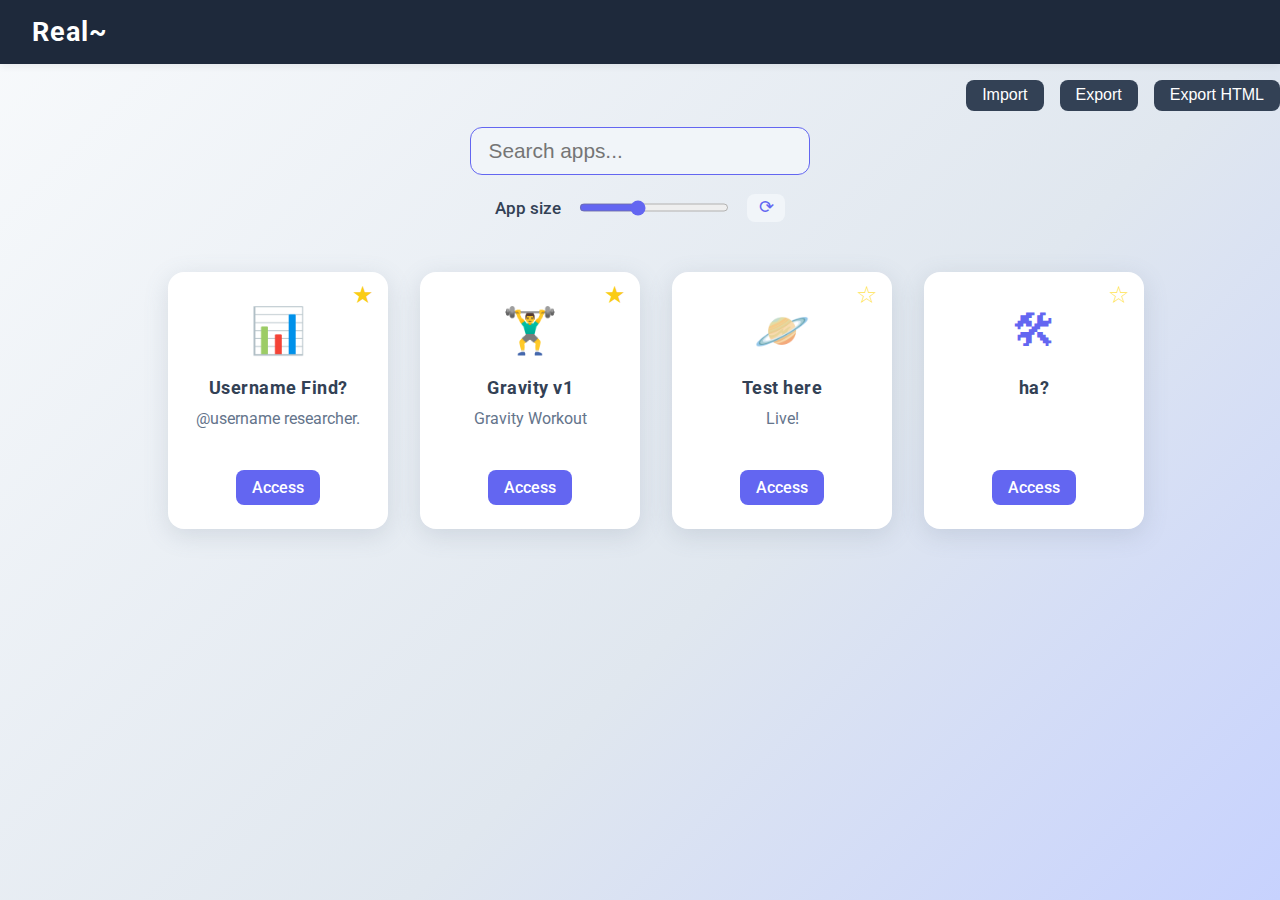
<file: index.html>
<!DOCTYPE html>
<html lang="en">
<head>
  <meta charset="UTF-8">
  <meta name="viewport" content="width=device-width,initial-scale=1">
  <title>Real~</title>
  <link href="https://fonts.googleapis.com/css2?family=Roboto:wght@700&display=swap" rel="stylesheet">
  <style>
    body {
      margin: 0;
      font-family: 'Roboto', Arial, sans-serif;
      background: linear-gradient(135deg, #f8fafc, #e0e7ef 60%, #c7d2fe);
      min-height: 100vh;
    }
    .navbar {
      background: #1e293b;
      color: #fff;
      padding: 1rem 2rem;
      font-size: 1.5rem;
      letter-spacing: 1px;
      box-shadow: 0 2px 8px #0001;
      display: flex;
      align-items: center;
      justify-content: space-between;
      cursor: pointer;
    }
    .navbar .brand {
      font-weight: bold;
      font-size: 1.7rem;
      cursor: pointer;
    }
    .container {
      width: 100%;
      margin: 3rem auto 0 auto;
      padding: 0 1rem;
      display: flex;
      flex-wrap: wrap;
      justify-content: center;
      gap: 2rem;
      align-items: flex-start;
    }
    @media (max-width: 1100px) {
      .container {
        gap: 1rem;
      }
    }
    @media (max-width: 700px) {
      .container {
        flex-direction: column;
        align-items: center;
        gap: 1rem;
      }
      .card, .add-card {
        width: 95vw !important;
        margin-bottom: 1rem;
      }
      .editor-box {
        width: 90vw;
        min-width: unset;
      }
      .editor-search-box {
        width: 90vw;
      }
      .card-size-slider-wrap {
        width: 90vw;
      }
    }
    .card {
      background: #fff;
      border-radius: 16px;
      box-shadow: 0 6px 24px #64748b30;
      width: var(--card-size, 220px);
      text-align: center;
      padding: 2rem 1.2rem 1.5rem 1.2rem;
      transition: transform 0.15s, box-shadow 0.15s, width 0.2s, height 0.2s;
      position: relative;
      overflow: hidden;
      cursor: pointer;
      user-select: none;
      min-height: 215px;
      box-sizing: border-box;
      flex: 0 0 auto;
    }
    .card:hover {
      transform: translateY(-5px) scale(1.04);
      box-shadow: 0 10px 32px #64748b40;
      background: linear-gradient(135deg, #e0e7ef 80%, #f8fafc);
    }
    .card-icon {
      font-size: 2.8rem;
      display: block;
      margin-bottom: 1.2rem;
      color: #6366f1;
      transition: color 0.2s;
    }
    .card:hover .card-icon {
      color: #1e293b;
    }
    .card-title {
      font-size: 1.12rem;
      font-weight: 700;
      color: #334155;
      margin-bottom: 0.7rem;
      letter-spacing: 0.5px;
    }
    .card-desc {
      color: #64748b;
      font-size: 0.98rem;
      margin-bottom: 1.2rem;
      min-height: 42px;
    }
    .card-link {
      display: block;
      padding: 0.5rem 1rem;
      border-radius: 8px;
      background: #6366f1;
      color: #fff;
      text-decoration: none;
      font-weight: 500;
      font-size: 1rem;
      margin: 0 auto;
      width: fit-content;
      transition: background 0.18s;
    }
    .card-link:hover {
      background: #1e293b;
    }
    .star-btn {
      position: absolute;
      top: 8px;
      right: 8px;
      background: none;
      border: none;
      font-size: 1.5rem;
      cursor: pointer;
      z-index: 2;
      color: #ffd700;
      opacity: 0.7;
      transition: opacity 0.2s;
    }
    .star-btn.active {
      opacity: 1;
      color: #facc15;
    }
    .card.dragging {
      opacity: 0.5;
      border: 2px dashed #6366f1;
    }
    .editor-modal {
      position: fixed;
      top: 0; left: 0; right: 0; bottom: 0;
      background: #0006;
      display: flex;
      align-items: center;
      justify-content: center;
      z-index: 9999;
      visibility: hidden;
      opacity: 0;
      transition: opacity 0.2s;
    }
    .editor-modal.active {
      visibility: visible;
      opacity: 1;
    }
    .editor-box {
      background: #fff;
      border-radius: 16px;
      box-shadow: 0 6px 24px #64748b80;
      padding: 2rem;
      min-width: 320px;
      max-width: 90vw;
      width: 400px;
      display: flex;
      flex-direction: column;
      align-items: stretch;
      gap: 1rem;
      position: relative;
    }
    .editor-box label {
      font-size: 1rem;
      color: #334155;
      font-weight: 500;
      margin-bottom: 0.25rem;
    }
    .editor-box input, .editor-box textarea {
      font-size: 1.1rem;
      padding: 0.4rem 0.6rem;
      border-radius: 8px;
      border: 1px solid #cbd5e1;
      margin-bottom: 0.5rem;
      background: #f1f5f9;
    }
    .editor-box textarea {
      resize: vertical;
      min-height: 40px;
      max-height: 120px;
    }
    .editor-actions {
      display: flex;
      gap: 1rem;
      justify-content: flex-end;
      margin-top: 0.5rem;
    }
    .editor-actions button {
      padding: 0.4rem 1rem;
      border-radius: 8px;
      border: none;
      font-size: 1rem;
      cursor: pointer;
      background: #6366f1;
      color: #fff;
      font-weight: 500;
      transition: background 0.18s;
    }
    .editor-actions .delete-btn {
      background: #ef4444;
    }
    .editor-actions .close-btn {
      background: #64748b;
    }
    .editor-actions .save-btn {
      background: #22c55e;
    }
    .export-actions {
      margin: 1rem 0;
      display: flex;
      gap: 1rem;
      justify-content: flex-end;
    }
    .export-actions button {
      background: #334155;
      color: #fff;
      border: none;
      padding: 0.4rem 1rem;
      border-radius: 8px;
      font-size: 1rem;
      cursor: pointer;
      font-weight: 500;
      transition: background 0.18s;
    }
    .editor-search-box {
      margin: 0 auto 1rem auto;
      width: 340px;
      font-size: 1.3rem;
      padding: 0.7rem 1.1rem;
      border-radius: 12px;
      border: 1.8px solid #6366f1;
      background: #f1f5f9;
      color: #334155;
      display: block;
      box-sizing: border-box;
    }
    .add-card {
      background: #f1f5f9;
      border: 2px dashed #6366f1;
      color: #6366f1;
      border-radius: 16px;
      width: var(--card-size, 220px);
      height: 215px;
      display: flex;
      align-items: center;
      justify-content: center;
      font-size: 2.8rem;
      cursor: pointer;
      transition: background 0.18s, width 0.2s, height 0.2s;
      margin-bottom: 10px;
      user-select: none;
      min-height: 215px;
      box-sizing: border-box;
      flex: 0 0 auto;
    }
    .add-card:hover {
      background: #c7d2fe;
    }
    .card-size-slider-wrap {
      width: 350px;
      margin: 0 auto 1.2rem auto;
      text-align: center;
      display: flex;
      align-items: center;
      gap: 1rem;
      justify-content: center;
    }
    .card-size-slider-label {
      color: #334155;
      font-size: 1.07rem;
      font-weight: 500;
    }
    .card-size-slider {
      width: 150px;
      accent-color: #6366f1;
      height: 2.2em;
    }
  </style>
</head>
<body>
  <nav class="navbar" id="navbar">
    <span class="brand" id="brand-logo">Real~</span>
  </nav>
  <main>
    <div class="export-actions">
      <button id="importSettingsBtn">Import</button>
      <button id="exportSettingsBtn">Export</button>
      <button id="exportHtmlBtn">Export HTML</button>
      <input type="file" id="importFileInput" accept=".json" style="display:none;">
    </div>
    <input type="text" id="editorSearchBox" class="editor-search-box" placeholder="Search apps...">
    <div class="card-size-slider-wrap">
      <span class="card-size-slider-label">App size</span>
      <input type="range" id="cardSizeSlider" class="card-size-slider" min="160" max="320" step="10" value="220">
      <button id="resetCardSizeBtn" title="Reset card size" style="font-size:1.1rem;padding:0.2rem 0.7rem;border-radius:8px;border:none;background:#f1f5f9;color:#6366f1;cursor:pointer;">⟳</button>
    </div>
    <div class="container" id="cardsContainer"></div>
  </main>
  <!-- Editor Modal -->
  <div class="editor-modal" id="editorModal">
    <form class="editor-box" id="editorForm" onsubmit="return false;">
      <label>
        Emoji
        <input type="text" id="emojiInput" maxlength="2" required>
      </label>
      <label>
        Name/Title
        <input type="text" id="titleInput" maxlength="32" required>
      </label>
      <label>
        Description
        <textarea id="descInput" maxlength="120" required></textarea>
      </label>
      <label>
        Link
        <input type="text" id="linkInput" maxlength="128" required>
      </label>
      <div class="editor-actions">
        <button type="button" class="save-btn" id="saveAppBtn">Save</button>
        <button type="button" class="delete-btn" id="deleteAppBtn">Delete</button>
        <button type="button" class="close-btn" id="closeEditorBtn">Close</button>
      </div>
    </form>
  </div>
  <script>
    const defaultApps = [
      {
        "emoji": "📊",
        "title": "Username Find?",
        "desc": "@username researcher.",
        "link": "username finder/",
        "starred": true
      },
      {
        "emoji": "🏋️‍♂️",
        "title": "Gravity v1",
        "desc": "Gravity Workout",
        "link": "gravity v1/",
        "starred": true
      },
      {
        "emoji": "🪐",
        "title": "Test here",
        "desc": "Live!",
        "link": "Testing?/",
        "starred": false
      },
      {
        "emoji": "🛠",
        "title": "ha?",
        "desc": "",
        "link": "#",
        "starred": false
      }
    ];
    let apps = JSON.parse(localStorage.getItem('apps')) || defaultApps.slice();
    let editorMode = false;
    let editingIdx = null;
    let isNewApp = false;
    let searchValue = "";
    let cardSize = 220; // Default card size

    const cardsContainer = document.getElementById('cardsContainer');
    const editorModal = document.getElementById('editorModal');
    const emojiInput = document.getElementById('emojiInput');
    const titleInput = document.getElementById('titleInput');
    const descInput = document.getElementById('descInput');
    const linkInput = document.getElementById('linkInput');
    const saveAppBtn = document.getElementById('saveAppBtn');
    const deleteAppBtn = document.getElementById('deleteAppBtn');
    const closeEditorBtn = document.getElementById('closeEditorBtn');
    const brandLogo = document.getElementById('brand-logo');
    const exportSettingsBtn = document.getElementById('exportSettingsBtn');
    const exportHtmlBtn = document.getElementById('exportHtmlBtn');
    const importSettingsBtn = document.getElementById('importSettingsBtn');
    const importFileInput = document.getElementById('importFileInput');
    const editorSearchBox = document.getElementById('editorSearchBox');
    const cardSizeSlider = document.getElementById('cardSizeSlider');
    const resetCardSizeBtn = document.getElementById('resetCardSizeBtn');

    // Import functionality
    importSettingsBtn.addEventListener('click', () => {
      importFileInput.click();
    });
    importFileInput.addEventListener('change', (e) => {
      const file = e.target.files[0];
      if (!file) return;
      const reader = new FileReader();
      reader.onload = function(event) {
        try {
          const importedApps = JSON.parse(event.target.result);
          if (Array.isArray(importedApps)) {
            apps = importedApps;
            saveApps();
            renderCards();
            alert("Settings imported successfully!");
          } else {
            alert("Invalid file. Please select a valid JSON file.");
          }
        } catch (err) {
          alert("Failed to import: " + err.message);
        }
      };
      reader.readAsText(file);
      importFileInput.value = "";
    });

    // Export JSON
    exportSettingsBtn.addEventListener('click', () => {
      const dataStr = "data:text/json;charset=utf-8," + encodeURIComponent(JSON.stringify(apps, null, 2));
      const dl = document.createElement('a');
      dl.setAttribute("href", dataStr);
      dl.setAttribute("download", "apps.json");
      dl.click();
    });

    // Export HTML (full file with user changes)
    exportHtmlBtn.addEventListener('click', () => {
      // Get the current full HTML code and replace the defaultApps array with the current apps
      let html = document.documentElement.outerHTML;
      html = html.replace(
        /const defaultApps = (\[[\s\S]*?\]);/,
        `const defaultApps = ${JSON.stringify(apps, null, 2)};`
      );
      // Download the updated HTML file
      const dataStr = "data:text/html;charset=utf-8," + encodeURIComponent(html);
      const dl = document.createElement('a');
      dl.setAttribute("href", dataStr);
      dl.setAttribute("download", "index.html");
      dl.click();
    });

    function renderCards() {
      cardsContainer.innerHTML = '';
      let filteredApps = apps;
      if (searchValue.trim()) {
        const sv = searchValue.trim().toLowerCase();
        filteredApps = apps.filter(app =>
          app.title.toLowerCase().includes(sv) ||
          app.desc.toLowerCase().includes(sv) ||
          app.emoji.toLowerCase().includes(sv)
        );
      }
      let appList = filteredApps.slice();
      cardsContainer.style.setProperty('--card-size', cardSize + 'px');
      appList.forEach((app, idx) => {
        const card = document.createElement('div');
        card.className = 'card';
        card.draggable = true;
        card.dataset.idx = apps.indexOf(app);
        card.style.setProperty('--card-size', cardSize + 'px');
        const starBtn = document.createElement('button');
        starBtn.className = 'star-btn' + (app.starred ? ' active' : '');
        starBtn.innerText = app.starred ? '★' : '☆';
        starBtn.title = app.starred ? 'Unstar' : 'Star';
        starBtn.addEventListener('click', (e) => {
          e.stopPropagation();
          app.starred = !app.starred;
          saveApps();
          renderCards();
        });
        card.appendChild(starBtn);
        const icon = document.createElement('span');
        icon.className = 'card-icon';
        icon.innerText = app.emoji;
        card.appendChild(icon);
        const title = document.createElement('div');
        title.className = 'card-title';
        title.innerText = app.title;
        card.appendChild(title);
        const desc = document.createElement('div');
        desc.className = 'card-desc';
        desc.innerText = app.desc;
        card.appendChild(desc);
        const link = document.createElement('a');
        link.className = 'card-link';
        link.href = app.link;
        link.innerText = 'Access';
        link.target = '_blank';
        card.appendChild(link);
        card.addEventListener('click', (e) => {
          if(editorMode) {
            openEditor(apps.indexOf(app));
          }
        });
        card.addEventListener('dragstart', (e) => {
          card.classList.add('dragging');
          e.dataTransfer.setData('text/plain', apps.indexOf(app));
        });
        card.addEventListener('dragend', () => {
          card.classList.remove('dragging');
        });
        card.addEventListener('dragover', (e) => {
          e.preventDefault();
        });
        card.addEventListener('drop', (e) => {
          e.preventDefault();
          const fromIdx = parseInt(e.dataTransfer.getData('text/plain'));
          const toIdx = parseInt(card.dataset.idx);
          if(editorMode || apps[fromIdx].starred === apps[toIdx].starred) {
            const fromApp = apps[fromIdx];
            apps.splice(toIdx, 0, apps.splice(fromIdx, 1)[0]);
            saveApps();
            renderCards();
          }
        });
        cardsContainer.appendChild(card);
      });
      if(editorMode){
        const addCard = document.createElement('div');
        addCard.className = 'add-card';
        addCard.style.setProperty('--card-size', cardSize + 'px');
        addCard.innerHTML = '<span style="font-size:3.5rem;">+</span>';
        addCard.title = 'Add new app';
        addCard.onclick = () => openEditor(null);
        cardsContainer.appendChild(addCard);
      }
    }
    function saveApps() {
      localStorage.setItem('apps', JSON.stringify(apps));
    }
    function openEditor(idx=null) {
      editorModal.classList.add('active');
      editorMode = true;
      editingIdx = idx;
      isNewApp = idx === null;
      if(isNewApp) {
        emojiInput.value = "";
        titleInput.value = "";
        descInput.value = "";
        linkInput.value = "";
        deleteAppBtn.style.display = "none";
      } else {
        const app = apps[idx];
        emojiInput.value = app.emoji;
        titleInput.value = app.title;
        descInput.value = app.desc;
        linkInput.value = app.link;
        deleteAppBtn.style.display = "inline-block";
      }
    }
    function closeEditor() {
      editorModal.classList.remove('active');
      editingIdx = null;
      isNewApp = false;
      editorForm.reset();
    }
    function saveEditorApp() {
      const emoji = emojiInput.value || "🛠";
      const title = titleInput.value || "Untitled";
      const desc = descInput.value || "";
      const link = linkInput.value || "#";
      if(isNewApp) {
        apps.push({
          emoji, title, desc, link, starred: false
        });
      } else {
        const app = apps[editingIdx];
        app.emoji = emoji;
        app.title = title;
        app.desc = desc;
        app.link = link;
      }
      saveApps();
      renderCards();
      closeEditor();
    }
    function deleteEditorApp() {
      if(isNewApp) {
        closeEditor();
        return;
      }
      apps.splice(editingIdx, 1);
      saveApps();
      renderCards();
      closeEditor();
    }

    saveAppBtn.addEventListener('click', saveEditorApp);
    deleteAppBtn.addEventListener('click', deleteEditorApp);
    closeEditorBtn.addEventListener('click', closeEditor);

    brandLogo.addEventListener('click', () => {
      editorMode = !editorMode;
      brandLogo.style.textDecoration = editorMode ? 'underline' : 'none';
      renderCards();
    });
    editorModal.addEventListener('click', (e) => {
      if(e.target === editorModal) closeEditor();
    });
    editorSearchBox.addEventListener('input', (e) => {
      searchValue = e.target.value;
      renderCards();
    });
    cardSizeSlider.addEventListener('input', (e) => {
      cardSize = parseInt(e.target.value,10);
      renderCards();
    });
    resetCardSizeBtn.addEventListener('click', () => {
      cardSize = 220;
      cardSizeSlider.value = 220;
      renderCards();
    });
    renderCards();
  </script>
</body>
</html>
</file>
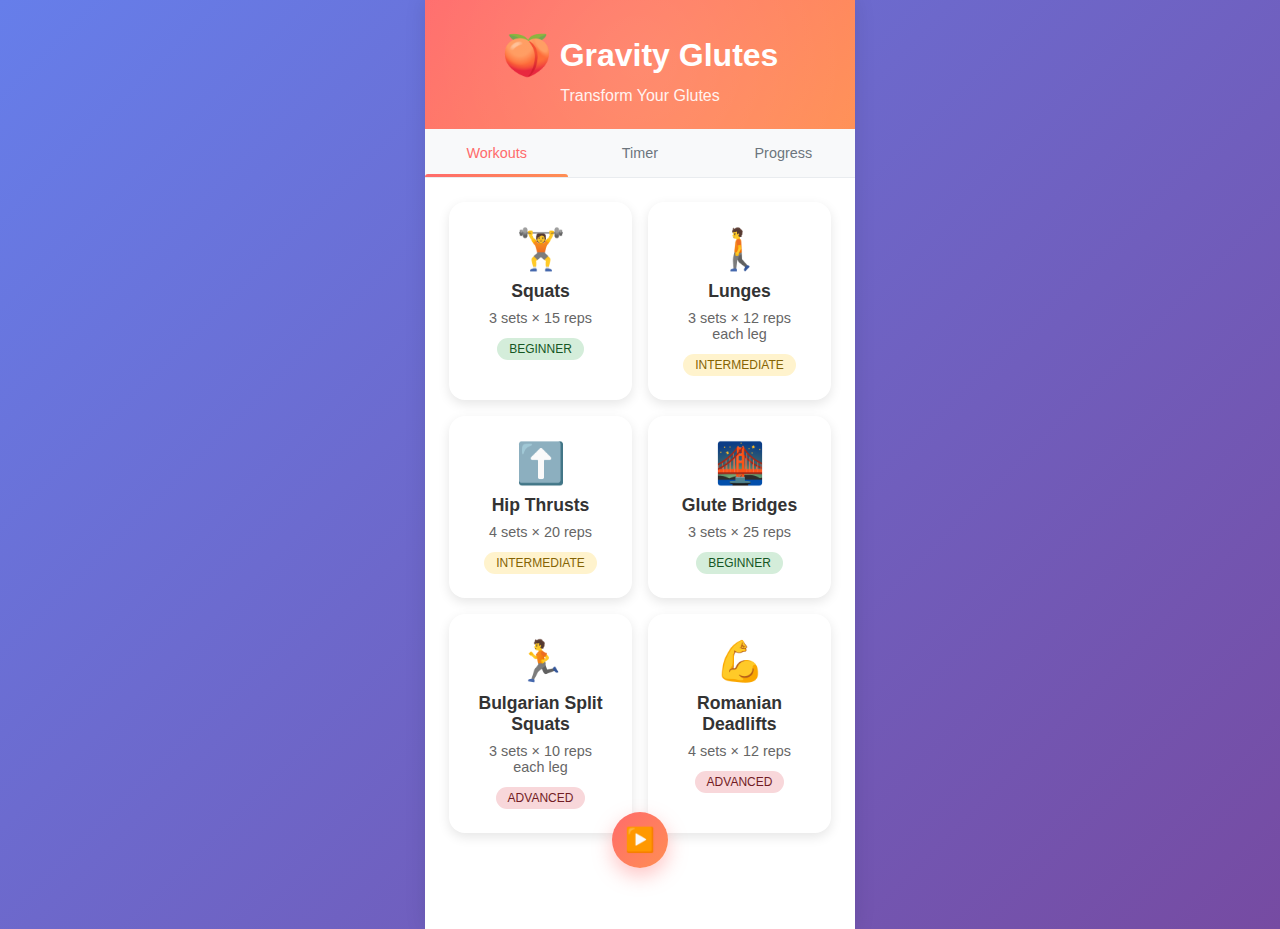
<file: gravity/index.html>
<!DOCTYPE html>
<html lang="en">
<head>
    <meta charset="UTF-8">
    <meta name="viewport" content="width=device-width, initial-scale=1.0">
    <title>Gravity Glutes - Fitness App</title>
    <meta name="description" content="Gravity Glutes - Your ultimate fitness app for glute workouts and exercises">
    <meta name="theme-color" content="#FF6B6B">
    
    <!-- PWA manifest -->
    <link rel="manifest" href="manifest.json">
    
    <!-- Icons -->
    <link rel="icon" type="image/png" sizes="32x32" href="data:image/svg+xml,<svg xmlns='http://www.w3.org/2000/svg' viewBox='0 0 100 100'><text y='.9em' font-size='90'>🍑</text></svg>">
    
    <!-- Stylesheet -->
    <link rel="stylesheet" href="style.css">
</head>
<body>
    <div class="app-container">
        <!-- Header -->
        <header class="header">
            <h1 class="app-title">
                <span class="icon">🍑</span>
                Gravity Glutes
            </h1>
            <p class="app-subtitle">Transform Your Glutes</p>
        </header>

        <!-- Navigation -->
        <nav class="nav-tabs">
            <button class="nav-tab active" data-tab="workouts">Workouts</button>
            <button class="nav-tab" data-tab="timer">Timer</button>
            <button class="nav-tab" data-tab="progress">Progress</button>
        </nav>

        <!-- Main Content -->
        <main class="main-content">
            <!-- Workouts Tab -->
            <div class="tab-content active" id="workouts">
                <div class="workout-grid">
                    <div class="workout-card" data-exercise="squats">
                        <div class="workout-icon">🏋️</div>
                        <h3>Squats</h3>
                        <p>3 sets × 15 reps</p>
                        <div class="difficulty beginner">Beginner</div>
                    </div>
                    
                    <div class="workout-card" data-exercise="lunges">
                        <div class="workout-icon">🚶</div>
                        <h3>Lunges</h3>
                        <p>3 sets × 12 reps each leg</p>
                        <div class="difficulty intermediate">Intermediate</div>
                    </div>
                    
                    <div class="workout-card" data-exercise="hip-thrusts">
                        <div class="workout-icon">⬆️</div>
                        <h3>Hip Thrusts</h3>
                        <p>4 sets × 20 reps</p>
                        <div class="difficulty intermediate">Intermediate</div>
                    </div>
                    
                    <div class="workout-card" data-exercise="glute-bridges">
                        <div class="workout-icon">🌉</div>
                        <h3>Glute Bridges</h3>
                        <p>3 sets × 25 reps</p>
                        <div class="difficulty beginner">Beginner</div>
                    </div>
                    
                    <div class="workout-card" data-exercise="bulgarian-split-squats">
                        <div class="workout-icon">🏃</div>
                        <h3>Bulgarian Split Squats</h3>
                        <p>3 sets × 10 reps each leg</p>
                        <div class="difficulty advanced">Advanced</div>
                    </div>
                    
                    <div class="workout-card" data-exercise="deadlifts">
                        <div class="workout-icon">💪</div>
                        <h3>Romanian Deadlifts</h3>
                        <p>4 sets × 12 reps</p>
                        <div class="difficulty advanced">Advanced</div>
                    </div>
                </div>
            </div>

            <!-- Timer Tab -->
            <div class="tab-content" id="timer">
                <div class="timer-container">
                    <div class="timer-display">
                        <div class="time" id="timeDisplay">00:30</div>
                        <div class="timer-label">Rest Timer</div>
                    </div>
                    
                    <div class="timer-controls">
                        <button class="timer-btn" id="startTimer">Start</button>
                        <button class="timer-btn" id="pauseTimer">Pause</button>
                        <button class="timer-btn" id="resetTimer">Reset</button>
                    </div>
                    
                    <div class="timer-presets">
                        <button class="preset-btn" data-time="30">30s</button>
                        <button class="preset-btn" data-time="60">1m</button>
                        <button class="preset-btn" data-time="90">1.5m</button>
                        <button class="preset-btn" data-time="120">2m</button>
                    </div>
                </div>
            </div>

            <!-- Progress Tab -->
            <div class="tab-content" id="progress">
                <div class="progress-container">
                    <div class="stats-grid">
                        <div class="stat-card">
                            <div class="stat-number" id="totalWorkouts">0</div>
                            <div class="stat-label">Total Workouts</div>
                        </div>
                        <div class="stat-card">
                            <div class="stat-number" id="currentStreak">0</div>
                            <div class="stat-label">Day Streak</div>
                        </div>
                        <div class="stat-card">
                            <div class="stat-number" id="totalTime">0</div>
                            <div class="stat-label">Minutes Trained</div>
                        </div>
                    </div>
                    
                    <div class="progress-chart">
                        <h3>Weekly Progress</h3>
                        <div class="chart-container">
                            <div class="chart-bars">
                                <div class="chart-bar" data-day="Mon" style="height: 20%"></div>
                                <div class="chart-bar" data-day="Tue" style="height: 40%"></div>
                                <div class="chart-bar" data-day="Wed" style="height: 60%"></div>
                                <div class="chart-bar" data-day="Thu" style="height: 30%"></div>
                                <div class="chart-bar" data-day="Fri" style="height: 80%"></div>
                                <div class="chart-bar" data-day="Sat" style="height: 50%"></div>
                                <div class="chart-bar" data-day="Sun" style="height: 70%"></div>
                            </div>
                            <div class="chart-labels">
                                <span>Mon</span>
                                <span>Tue</span>
                                <span>Wed</span>
                                <span>Thu</span>
                                <span>Fri</span>
                                <span>Sat</span>
                                <span>Sun</span>
                            </div>
                        </div>
                    </div>
                </div>
            </div>
        </main>

        <!-- Floating Action Button -->
        <button class="fab" id="startWorkout">
            <span class="fab-icon">▶️</span>
        </button>
    </div>

    <!-- Workout Modal -->
    <div class="modal" id="workoutModal">
        <div class="modal-content">
            <div class="modal-header">
                <h2 id="modalTitle">Exercise</h2>
                <button class="modal-close" id="closeModal">&times;</button>
            </div>
            <div class="modal-body">
                <div class="exercise-info">
                    <div class="exercise-icon" id="modalIcon">🏋️</div>
                    <div class="exercise-details">
                        <h3 id="modalExercise">Exercise Name</h3>
                        <p id="modalDescription">Exercise description and instructions</p>
                        <div class="exercise-stats">
                            <span class="stat">Sets: <strong id="modalSets">3</strong></span>
                            <span class="stat">Reps: <strong id="modalReps">15</strong></span>
                        </div>
                    </div>
                </div>
                <div class="modal-actions">
                    <button class="btn btn-primary" id="startExercise">Start Exercise</button>
                    <button class="btn btn-secondary" id="markComplete">Mark Complete</button>
                </div>
            </div>
        </div>
    </div>

    <!-- Scripts -->
    <script src="script.js"></script>
    
    <!-- PWA Service Worker Registration -->
    <script>
        if ('serviceWorker' in navigator) {
            navigator.serviceWorker.register('sw.js')
                .then(registration => console.log('SW registered'))
                .catch(error => console.log('SW registration failed'));
        }
    </script>
</body>
</html>
</file>
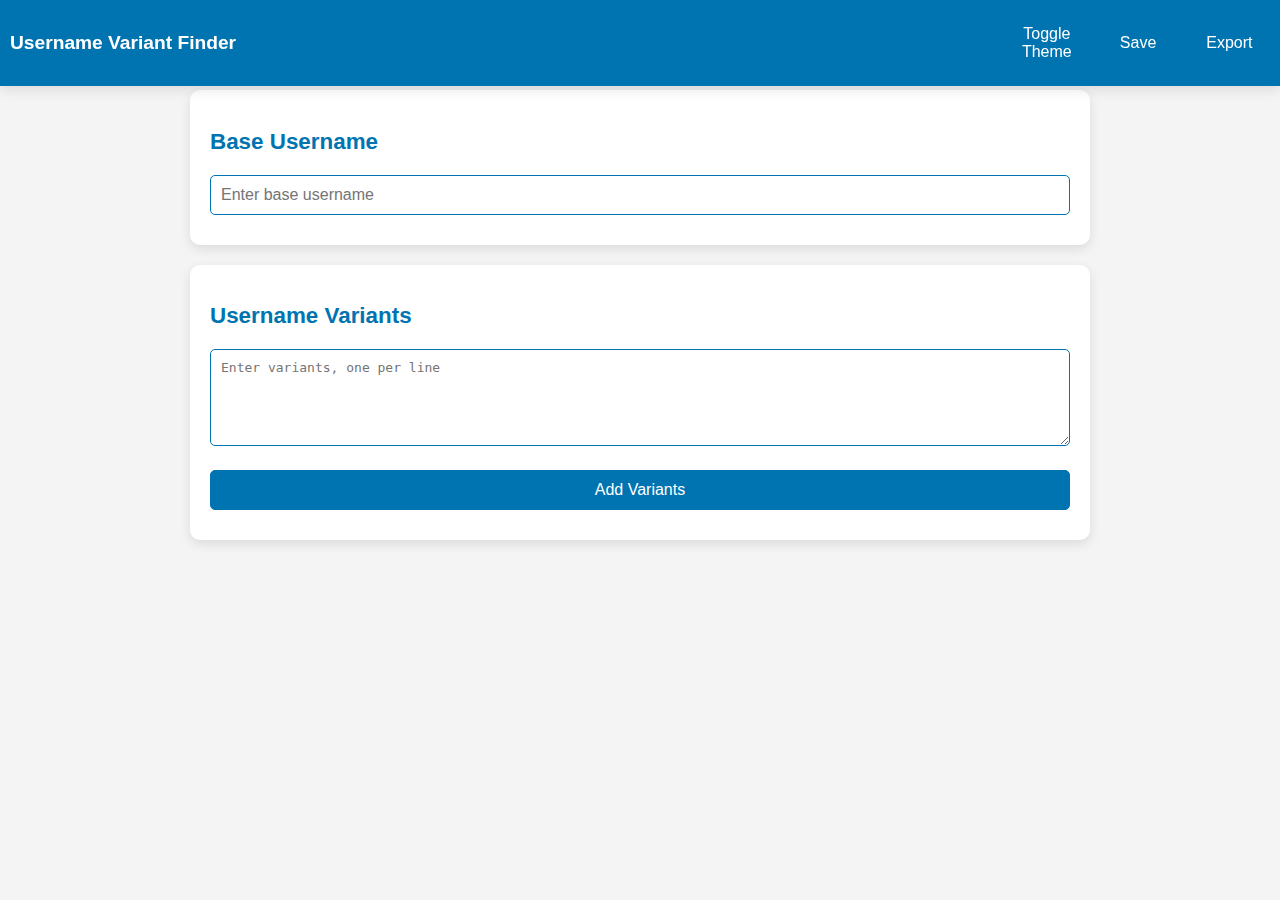
<file: Testing/index.html>
<!DOCTYPE html>
<html lang="en">
<head>
  <meta charset="UTF-8">
  <meta name="viewport" content="width=device-width,initial-scale=1.0">
  <title>Username Variant Finder</title>
  <style>
    :root {
      --primary: #0073b1; /* LinkedIn blue */
      --accent: #005582; /* Darker blue for hover */
      --bg: #f4f4f4;
      --card-bg: #ffffff;
      --text: #333333;
      --secondary: #6c757d;
      --shadow: 0 4px 12px rgba(0, 0, 0, 0.1);
      --padding: 10px;
    }
    [data-theme="dark"] {
      --primary: #60a5fa;
      --accent: #818cf8;
      --bg: #18181b;
      --card-bg: #23272f;
      --text: #f4f4f4;
      --secondary: #94a3b8;
      --shadow: 0 4px 12px rgba(0, 0, 0, 0.5);
    }
    body {
      margin: 0;
      font-family: 'Segoe UI', Arial, sans-serif;
      background: var(--bg);
      color: var(--text);
      transition: background 0.3s, color 0.3s;
    }
    header {
      background: var(--primary);
      color: white;
      padding: var(--padding);
      position: fixed;
      top: 0;
      left: 0;
      right: 0;
      z-index: 1000;
      display: flex;
      justify-content: space-between;
      align-items: center;
      box-shadow: var(--shadow);
    }
    header .title {
      font-size: 1.2em;
      font-weight: bold;
      margin: 0;
    }
    header .actions {
      display: flex;
      gap: 10px;
    }
    header button {
      background: none;
      border: none;
      color: white;
      font-size: 1em;
      cursor: pointer;
      padding: 5px 10px;
      border-radius: 5px;
      transition: background 0.2s;
    }
    header button:hover {
      background: var(--accent);
    }
    .container {
      max-width: 900px;
      margin: 70px auto 0;
      padding: 20px;
    }
    .card {
      background: var(--card-bg);
      border-radius: 10px;
      box-shadow: var(--shadow);
      padding: 20px;
      margin-bottom: 20px;
    }
    .card h2 {
      font-size: 1.4em;
      color: var(--primary);
      margin-bottom: 10px;
    }
    input, textarea, button {
      width: 100%;
      margin: 10px 0;
      padding: 10px;
      font-size: 1em;
      border: 1px solid var(--primary);
      border-radius: 5px;
      box-sizing: border-box;
    }
    button {
      background: var(--primary);
      color: white;
      cursor: pointer;
      transition: background 0.3s;
    }
    button:hover {
      background: var(--accent);
    }
    textarea {
      resize: vertical;
    }
    .variant-list {
      margin-top: 20px;
    }
    .variant-item {
      background: var(--card-bg);
      border-radius: 5px;
      display: flex;
      justify-content: space-between;
      align-items: center;
      padding: 10px;
      box-shadow: var(--shadow);
      margin-bottom: 10px;
    }
    .variant-item button {
      width: auto;
      padding: 5px 10px;
    }
  </style>
</head>
<body>
  <header>
    <div class="title">Username Variant Finder</div>
    <div class="actions">
      <button onclick="toggleTheme()">Toggle Theme</button>
      <button onclick="saveToBrowser()">Save</button>
      <button onclick="exportTXT()">Export</button>
    </div>
  </header>
  <div class="container">
    <div class="card">
      <h2>Base Username</h2>
      <input type="text" id="baseName" placeholder="Enter base username">
    </div>
    <div class="card">
      <h2>Username Variants</h2>
      <textarea id="variantInput" rows="5" placeholder="Enter variants, one per line"></textarea>
      <button onclick="addVariants()">Add Variants</button>
    </div>
    <div class="variant-list" id="variantList"></div>
  </div>
  <script>
    const variantList = document.getElementById('variantList');
    const baseNameInput = document.getElementById('baseName');
    const variantInput = document.getElementById('variantInput');
    let variants = [];

    function toggleTheme() {
      const currentTheme = document.documentElement.getAttribute('data-theme');
      document.documentElement.setAttribute(
        'data-theme',
        currentTheme === 'dark' ? '' : 'dark'
      );
    }

    function addVariants() {
      const base = baseNameInput.value.trim();
      const newVariants = variantInput.value.trim().split('\n').filter(Boolean);
      newVariants.forEach(variant => {
        variants.push(`${base}_${variant}`);
      });
      variantInput.value = '';
      renderVariants();
    }

    function renderVariants() {
      variantList.innerHTML = '';
      variants.forEach((variant, index) => {
        const item = document.createElement('div');
        item.className = 'variant-item';
        item.innerHTML = `
          <span>${variant}</span>
          <button onclick="removeVariant(${index})">Remove</button>
        `;
        variantList.appendChild(item);
      });
    }

    function removeVariant(index) {
      variants.splice(index, 1);
      renderVariants();
    }

    function saveToBrowser() {
      localStorage.setItem('variants', JSON.stringify(variants));
      alert('Variants saved!');
    }

    function exportTXT() {
      const blob = new Blob([variants.join('\n')], { type: 'text/plain' });
      const a = document.createElement('a');
      a.href = URL.createObjectURL(blob);
      a.download = 'variants.txt';
      a.click();
    }

    window.onload = () => {
      const savedVariants = JSON.parse(localStorage.getItem('variants') || '[]');
      variants = savedVariants;
      renderVariants();
    };
  </script>
</body>
</html>
</file>
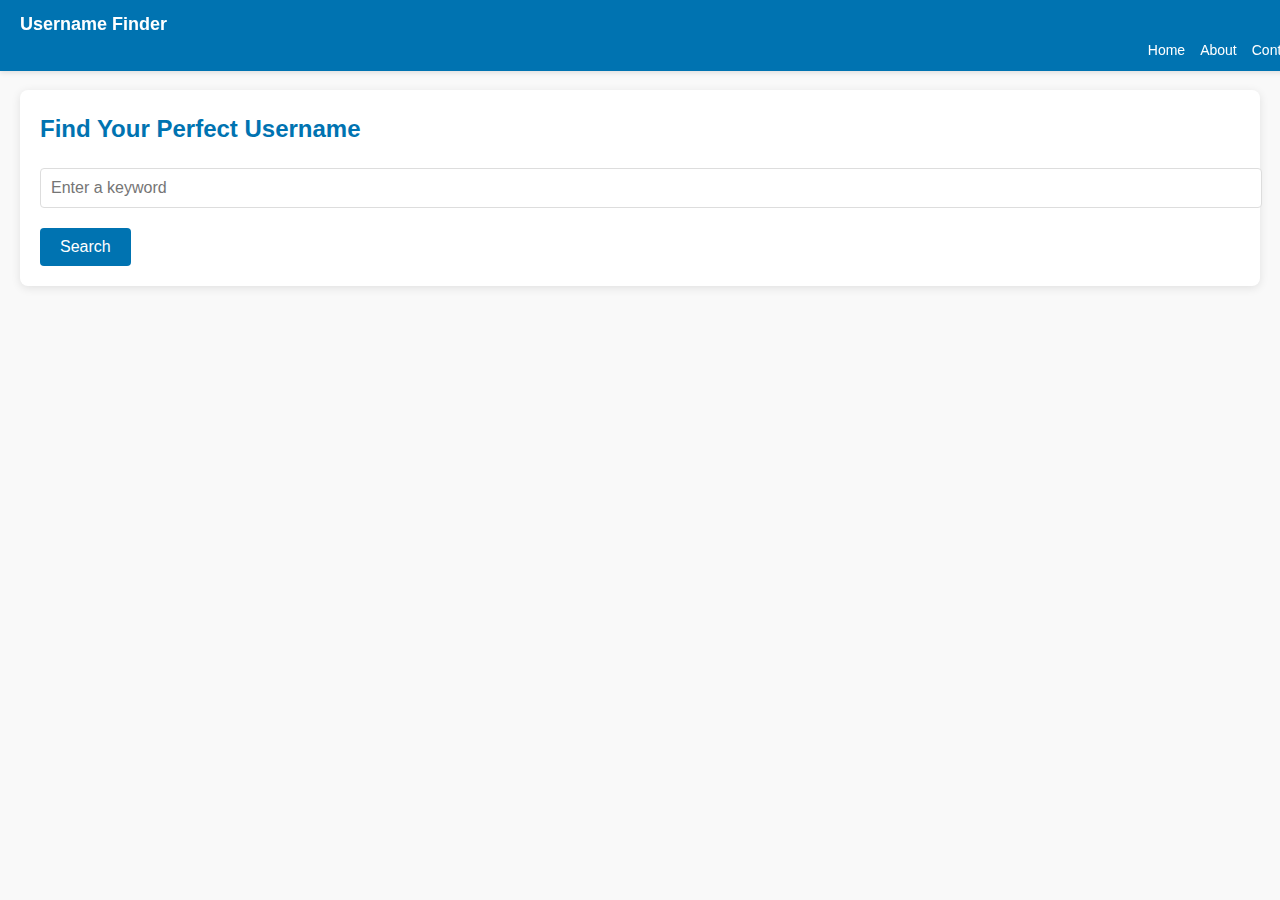
<file: Testing?/index.html>
<!DOCTYPE html>
<html lang="en">

<head>
    <meta charset="UTF-8">
    <meta name="viewport" content="width=device-width, initial-scale=1.0">
    <title>Username Finder</title>
    <style>
        /* General Reset */
        body, h1, h2, h3, p, a {
            margin: 0;
            padding: 0;
            font-family: 'Arial', sans-serif;
        }

        body {
            background-color: #f9f9f9;
            color: #333;
            margin: 0;
            padding: 0;
            line-height: 1.6;
        }

        /* Header */
        header {
            background-color: #0073b1; /* LinkedIn blue */
            color: white;
            padding: 10px 20px;
            position: fixed;
            top: 0;
            left: 0;
            width: 100%;
            box-shadow: 0 2px 5px rgba(0, 0, 0, 0.1);
            z-index: 1000;
        }

        header h1 {
            font-size: 18px;
            font-weight: bold;
        }

        header nav {
            display: flex;
            justify-content: flex-end;
        }

        header nav a {
            color: white;
            text-decoration: none;
            margin-left: 15px;
            font-size: 14px;
        }

        /* Main Content */
        main {
            margin-top: 70px; /* To avoid overlap with fixed header */
            padding: 20px;
        }

        .container {
            background-color: white;
            border-radius: 8px;
            box-shadow: 0 2px 10px rgba(0, 0, 0, 0.1);
            padding: 20px;
        }

        h2 {
            font-size: 24px;
            color: #0073b1;
            margin-bottom: 20px;
        }

        input[type="text"] {
            width: 100%;
            padding: 10px;
            margin-bottom: 20px;
            border: 1px solid #ddd;
            border-radius: 4px;
            font-size: 16px;
        }

        button {
            background-color: #0073b1;
            color: white;
            border: none;
            padding: 10px 20px;
            border-radius: 4px;
            font-size: 16px;
            cursor: pointer;
        }

        button:hover {
            background-color: #005a8c;
        }
    </style>
</head>

<body>
    <header>
        <h1>Username Finder</h1>
        <nav>
            <a href="#">Home</a>
            <a href="#">About</a>
            <a href="#">Contact</a>
        </nav>
    </header>
    <main>
        <div class="container">
            <h2>Find Your Perfect Username</h2>
            <input type="text" placeholder="Enter a keyword">
            <button>Search</button>
        </div>
    </main>
</body>

</html>
</file>
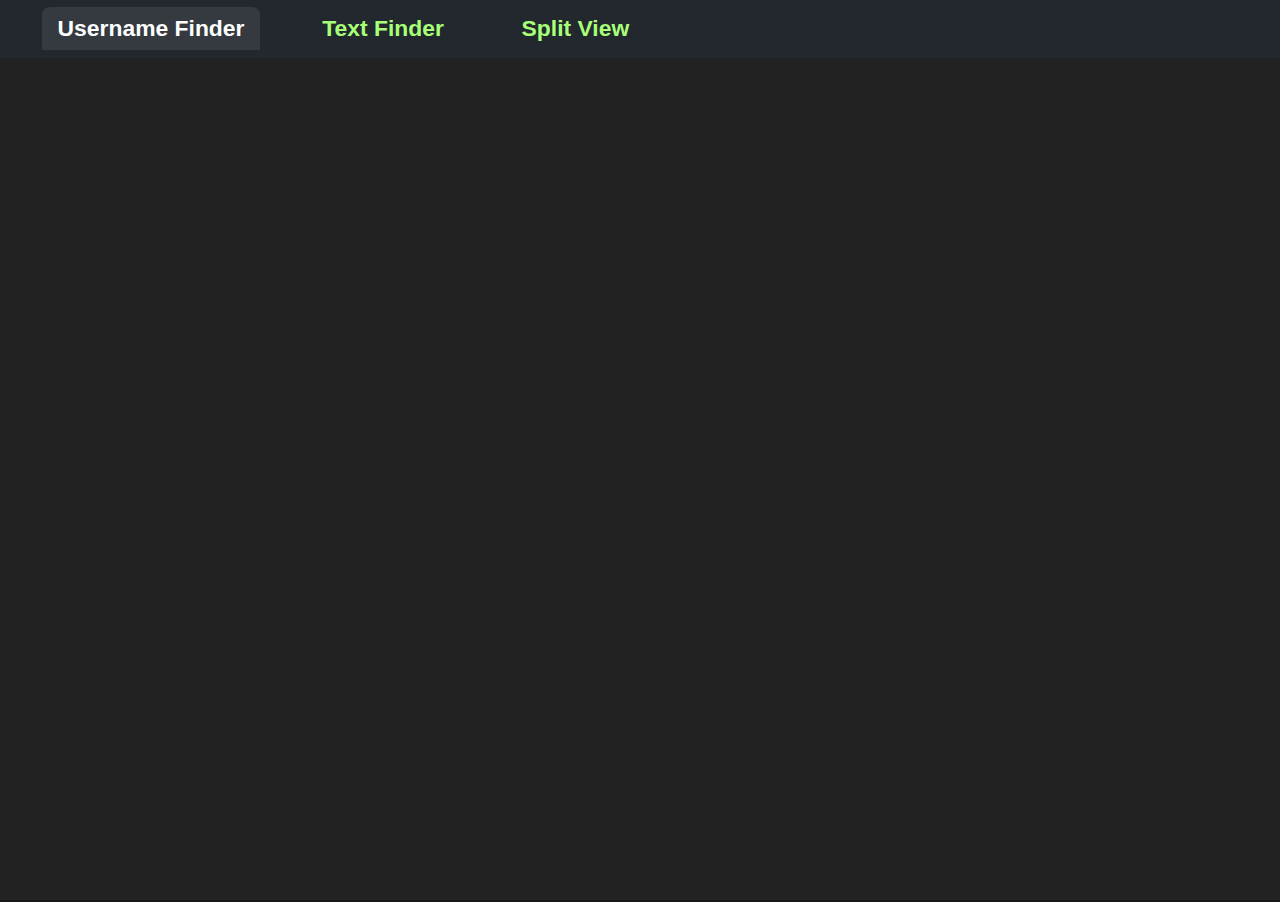
<file: username finder/index.html>
<!DOCTYPE html>
<html lang="en">
<head>
  <meta charset="UTF-8">
  <title>Dashboard: Username & Text Finder</title>
  <meta name="viewport" content="width=device-width, initial-scale=1">
  <style>
    html, body {
      height: 100%;
      margin: 0;
      padding: 0;
      background: #181818;
      color: #eee;
      font-family: system-ui, Arial, sans-serif;
      overflow: hidden;
    }
    .top-bar {
      height: 56px;
      background: #23272e;
      display: flex;
      align-items: center;
      justify-content: start;
      padding: 0 2em;
      font-size: 1.3em;
      letter-spacing: .02em;
      border-bottom: 2px solid #24292f;
      user-select: none;
    }
    .tab-btn {
      background: none;
      border: none;
      color: #a8ff78;
      font-size: 1.1em;
      font-weight: 600;
      margin-right: 2em;
      cursor: pointer;
      padding: 8px 16px;
      border-radius: 8px 8px 0 0;
      transition: background .13s, color .13s;
    }
    .tab-btn.active, .tab-btn:hover {
      background: #343a40;
      color: #fff;
    }
    #splitter {
      width: 7px;
      background: #272727;
      cursor: col-resize;
      z-index: 2;
      transition: background .13s;
      user-select: none;
    }
    #splitter:hover, #splitter.dragging {
      background: #a8ff78;
    }
    .app-container {
      width: 100vw;
      height: calc(100vh - 56px);
      display: flex;
      position: relative;
      overflow: hidden;
    }
    .panel {
      height: 100%;
      min-width: 120px;
      max-width: 100vw;
      transition: width .13s;
      border: none;
      padding: 0;
      margin: 0;
      background: #222;
      box-sizing: border-box;
      display: block;
    }
    .hidden { display: none !important; }
    @media (max-width: 900px) {
      .top-bar { font-size: 1em; padding: 0 .4em; }
      .tab-btn { margin-right: .4em; font-size: .97em; }
      .app-container { flex-direction: column; }
    }
  </style>
</head>
<body>
  <div class="top-bar">
    <button class="tab-btn active" id="tabUser">Username Finder</button>
    <button class="tab-btn" id="tabText">Text Finder</button>
    <button class="tab-btn" id="tabSplit">Split View</button>
  </div>
  <div class="app-container" id="apps">
    <iframe src="username-finder.html" id="panelUser" class="panel" style="width: 100%;"></iframe>
    <div id="splitter" class="hidden"></div>
    <iframe src="text-finder.html" id="panelText" class="panel hidden" style="width: 100%;"></iframe>
  </div>
  <script>
    const tabUser = document.getElementById('tabUser');
    const tabText = document.getElementById('tabText');
    const tabSplit = document.getElementById('tabSplit');
    const panelUser = document.getElementById('panelUser');
    const panelText = document.getElementById('panelText');
    const splitter = document.getElementById('splitter');
    const apps = document.getElementById('apps');

    function setView(mode) {
      tabUser.classList.remove('active');
      tabText.classList.remove('active');
      tabSplit.classList.remove('active');
      splitter.classList.add('hidden');
      panelUser.classList.add('hidden');
      panelText.classList.add('hidden');
      panelUser.style.width = "100%";
      panelText.style.width = "100%";
      if (mode === "user") {
        tabUser.classList.add('active');
        panelUser.classList.remove('hidden');
      } else if (mode === "text") {
        tabText.classList.add('active');
        panelText.classList.remove('hidden');
      } else if (mode === "split") {
        tabSplit.classList.add('active');
        panelUser.classList.remove('hidden');
        panelText.classList.remove('hidden');
        splitter.classList.remove('hidden');
        panelUser.style.width = "50%";
        panelText.style.width = "50%";
      }
    }

    tabUser.onclick = () => setView("user");
    tabText.onclick = () => setView("text");
    tabSplit.onclick = () => setView("split");

    // Splitter drag logic
    let isDragging = false;
    splitter.addEventListener('mousedown', function(e) {
      isDragging = true;
      splitter.classList.add('dragging');
      document.body.style.cursor = 'col-resize';
    });
    document.addEventListener('mousemove', function(e) {
      if (!isDragging) return;
      let containerRect = apps.getBoundingClientRect();
      let x = e.clientX - containerRect.left;
      let minW = 80;
      let maxW = containerRect.width - minW - splitter.offsetWidth;
      if (x < minW) x = minW;
      if (x > maxW) x = maxW;
      let percent = x / containerRect.width * 100;
      panelUser.style.width = percent + "%";
      panelText.style.width = (100 - percent) + "%";
    });
    document.addEventListener('mouseup', function(e) {
      if (isDragging) {
        isDragging = false;
        splitter.classList.remove('dragging');
        document.body.style.cursor = '';
      }
    });

    // Default to Username Finder tab
    setView("user");
  </script>
</body>
</html>
</file>
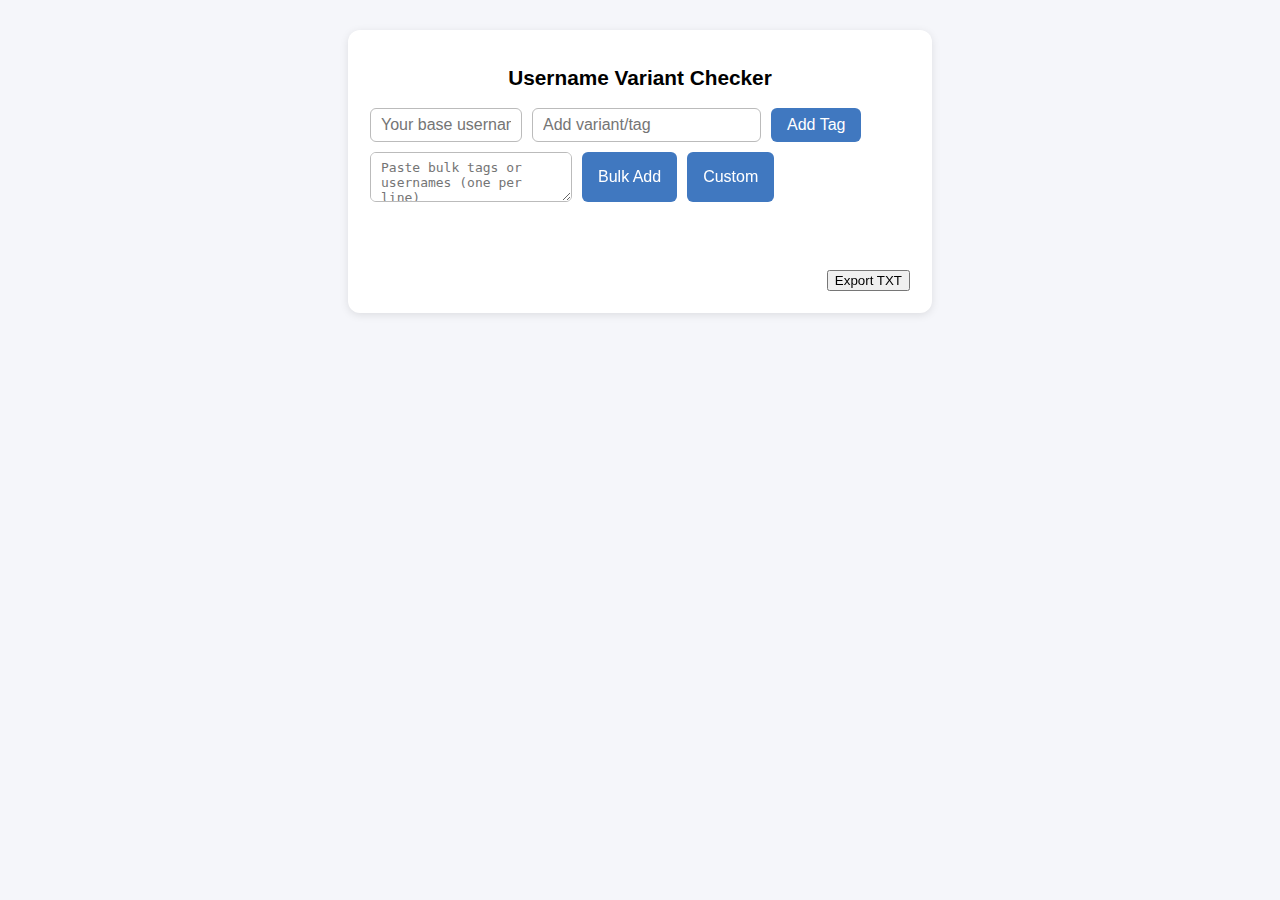
<file: Username Finder/index.html>
<!DOCTYPE html>
<html lang="en">
<head>
    <meta charset="UTF-8">
    <meta name="viewport" content="width=device-width,initial-scale=1">
    <title>Username Variant Checker</title>
    <style>
        body {
            font-family: "Segoe UI", Arial, sans-serif;
            background: #f5f6fa;
            margin: 0;
            padding: 0;
        }
        .container {
            max-width: 540px;
            margin: 30px auto;
            padding: 22px;
            background: #fff;
            box-shadow: 0 2px 8px rgba(0,0,0,0.10);
            border-radius: 12px;
        }
        h1 {
            font-size: 1.3em;
            text-align: center;
            margin-bottom: 18px;
        }
        .input-row {
            display: flex;
            gap: 10px;
            margin-bottom: 14px;
            flex-wrap: wrap;
        }
        .input-row input,
        .input-row textarea {
            font-size: 1em;
            padding: 7px 10px;
            border: 1px solid #bbb;
            border-radius: 6px;
            outline: none;
        }
        .input-row textarea {
            min-width: 180px;
            min-height: 34px;
            resize: vertical;
        }
        .input-row button {
            padding: 7px 16px;
            background: #4078c0;
            color: #fff;
            border: none;
            border-radius: 6px;
            cursor: pointer;
            font-size: 1em;
        }
        .input-row button:hover {
            background: #2d5ca7;
        }
        .variant-list {
            margin-top: 8px;
            min-height: 32px;
        }
        .variant-row {
            display: flex;
            align-items: center;
            background: #f7f9fc;
            border-radius: 8px;
            margin-bottom: 7px;
            padding: 8px 10px;
            gap: 7px;
            box-shadow: 0 1px 3px rgba(0,0,0,0.03);
            transition: box-shadow 0.15s;
            cursor: grab;
        }
        .variant-row.dragging {
            background: #e7eaf0;
            box-shadow: 0 4px 16px rgba(0,0,0,0.09);
        }
        .variant-user {
            font-weight: 500;
            flex: 1;
            word-break: break-all;
        }
        .variant-url {
            color: #4078c0;
            text-decoration: underline;
            margin-right: 4px;
            white-space: nowrap;
        }
        .icon-btn {
            background: none;
            border: none;
            cursor: pointer;
            font-size: 1.2em;
            padding: 3px 7px;
            transition: color 0.18s;
        }
        .icon-btn.fav {
            color: #e1b303;
        }
        .icon-btn.pin {
            color: #4078c0;
        }
        .icon-btn.remove {
            color: #d00;
        }
        .icon-btn.edit {
            color: #555;
        }
        .icon-btn:hover {
            filter: brightness(1.2);
        }
        .export-row {
            margin-top: 22px;
            text-align: right;
        }
        @media (max-width: 600px) {
            .container { max-width: 98vw; }
            h1 { font-size: 1em; }
        }
    </style>
</head>
<body>
<div class="container">
    <h1>Username Variant Checker</h1>
    <div class="input-row">
        <input type="text" id="baseName" placeholder="Your base username" style="width:130px;">
        <input type="text" id="singleVariant" placeholder="Add variant/tag">
        <button onclick="addSingleVariant()">Add Tag</button>
        <textarea id="bulkVariants" placeholder="Paste bulk tags or usernames (one per line)" style="width:170px;"></textarea>
        <button onclick="addBulkVariants()">Bulk Add</button>
        <button onclick="addCustomVariant()">Custom</button>
    </div>
    <div class="variant-list" id="variantList"></div>
    <div class="export-row">
        <button onclick="exportTXT()">Export TXT</button>
    </div>
</div>
<script>
let variants = [];
let favorites = new Set();
let pins = new Set();
let draggingIndex = null;

function renderVariants() {
    const baseName = document.getElementById('baseName').value.trim();
    const listDiv = document.getElementById('variantList');
    listDiv.innerHTML = "";

    // Sort: pins first, then favorites, then rest
    let sorted = variants.slice();
    sorted.sort((a, b) => {
        if (pins.has(a.id) && !pins.has(b.id)) return -1;
        if (!pins.has(a.id) && pins.has(b.id)) return 1;
        if (favorites.has(a.id) && !favorites.has(b.id)) return -1;
        if (!favorites.has(a.id) && favorites.has(b.id)) return 1;
        return a.order - b.order;
    });

    sorted.forEach((variant, idx) => {
        let username = "";
        if (variant.mode === "front") username = variant.value + baseName;
        else if (variant.mode === "back") username = baseName + variant.value;
        else if (variant.mode === "custom") username = variant.value;
        else username = baseName;

        const url = `https://www.idcrawl.com/u/${encodeURIComponent(username)}`;

        const row = document.createElement('div');
        row.className = "variant-row";
        row.draggable = true;
        row.ondragstart = () => { draggingIndex = variant.id; row.classList.add("dragging"); };
        row.ondragend = () => { draggingIndex = null; row.classList.remove("dragging"); };
        row.ondragover = (e) => { e.preventDefault(); };
        row.ondrop = (e) => { e.preventDefault(); moveVariant(draggingIndex, variant.id); };

        if (pins.has(variant.id)) {
            row.innerHTML += `<button class="icon-btn pin" onclick="togglePin(${variant.id})" title="Unpin">&#128204;</button>`;
        } else {
            row.innerHTML += `<button class="icon-btn" onclick="togglePin(${variant.id})" title="Pin">&#128204;</button>`;
        }

        if (favorites.has(variant.id)) {
            row.innerHTML += `<button class="icon-btn fav" onclick="toggleFav(${variant.id})" title="Unfavorite">&#9733;</button>`;
        } else {
            row.innerHTML += `<button class="icon-btn" onclick="toggleFav(${variant.id})" title="Favorite">&#9734;</button>`;
        }

        row.innerHTML += `<span class="variant-user">${username}</span>`;
        row.innerHTML += `<a class="variant-url" href="${url}" target="_blank" rel="noopener">Check</a>`;
        row.innerHTML += `<button class="icon-btn edit" onclick="editVariant(${variant.id})" title="Edit">&#9998;</button>`;
        row.innerHTML += `<button class="icon-btn remove" onclick="removeVariant(${variant.id})" title="Remove">&#10006;</button>`;

        listDiv.appendChild(row);
    });
}

function addSingleVariant() {
    const val = document.getElementById('singleVariant').value.trim();
    if (!val) return;
    variants.push({value: val, mode: "front", id: Date.now() + Math.random(), order: variants.length});
    document.getElementById('singleVariant').value = "";
    renderVariants();
}

function addBulkVariants() {
    const bulk = document.getElementById('bulkVariants').value.trim();
    if (!bulk) return;
    const arr = bulk.split('\n').map(x => x.trim()).filter(x => x);
    arr.forEach(val => {
        variants.push({value: val, mode: "front", id: Date.now() + Math.random(), order: variants.length});
    });
    document.getElementById('bulkVariants').value = "";
    renderVariants();
}

function addCustomVariant() {
    const baseName = document.getElementById('baseName').value.trim();
    let val = prompt("Enter custom username variant:", baseName);
    if (val && val.trim()) {
        variants.push({value: val.trim(), mode: "custom", id: Date.now() + Math.random(), order: variants.length});
        renderVariants();
    }
}

function editVariant(id) {
    const v = variants.find(x => x.id === id);
    if (!v) return;
    let newVal = prompt("Edit variant value:", v.value);
    if (newVal && newVal.trim()) {
        v.value = newVal.trim();
        renderVariants();
    }
}

function removeVariant(id) {
    variants = variants.filter(x => x.id !== id);
    favorites.delete(id);
    pins.delete(id);
    renderVariants();
}

function toggleFav(id) {
    if (favorites.has(id)) favorites.delete(id);
    else favorites.add(id);
    renderVariants();
}

function togglePin(id) {
    if (pins.has(id)) pins.delete(id);
    else pins.add(id);
    renderVariants();
}

function moveVariant(fromId, toId) {
    const fromIdx = variants.findIndex(x => x.id === fromId);
    const toIdx = variants.findIndex(x => x.id === toId);
    if (fromIdx < 0 || toIdx < 0 || fromIdx === toIdx) return;
    const moving = variants.splice(fromIdx, 1)[0];
    variants.splice(toIdx, 0, moving);
    // Update order numbers
    variants.forEach((v, i) => v.order = i);
    renderVariants();
}

function exportTXT() {
    const baseName = document.getElementById('baseName').value.trim();
    let out = "";
    variants.forEach(variant => {
        let username = "";
        if (variant.mode === "front") username = variant.value + baseName;
        else if (variant.mode === "back") username = baseName + variant.value;
        else if (variant.mode === "custom") username = variant.value;
        else username = baseName;
        out += username + "\n";
    });
    const blob = new Blob([out], {type: "text/plain"});
    const a = document.createElement("a");
    a.href = URL.createObjectURL(blob);
    a.download = "usernames.txt";
    a.click();
}

document.getElementById('baseName').addEventListener('input', renderVariants);

renderVariants();
</script>
</body>
</html>
</file>
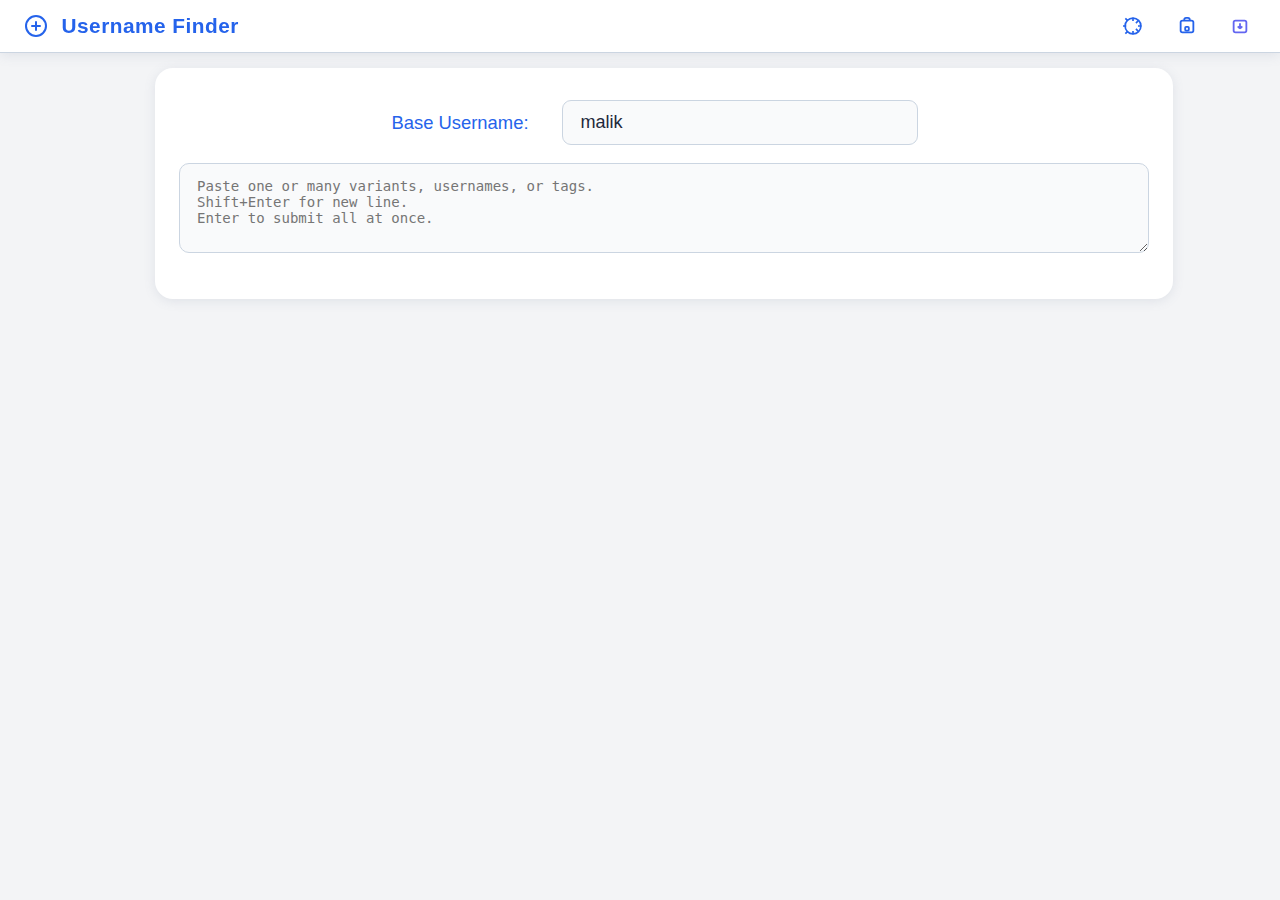
<file: username-finder/index.html>
<!DOCTYPE html>
<html lang="en">
<head>
  <meta charset="UTF-8">
  <meta name="viewport" content="width=device-width,initial-scale=1">
  <title>Username Variant Finder</title>
  <style>
    :root {
      --primary: #2563eb;
      --accent: #6366f1;
      --bg: #f3f4f6;
      --card-bg: #fff;
      --input-bg: #f9fafb;
      --border: #cbd5e1;
      --row-bg: #f1f5f9;
      --text: #1e293b;
      --secondary: #64748b;
      --danger: #ef4444;
      --pin-bg: #e0e7ef;
      --shadow: 0 2px 12px #64748b22;
      --header-height: 52px;
      --font: 'Segoe UI', 'Inter', Arial, sans-serif;
      --radius: 12px;
    }
    [data-theme="dark"] {
      --primary: #60a5fa;
      --accent: #818cf8;
      --bg: #18181b;
      --card-bg: #23272f;
      --input-bg: #1e293b;
      --border: #334155;
      --row-bg: #23272f;
      --text: #f3f4f6;
      --secondary: #94a3b8;
      --danger: #ef4444;
      --pin-bg: #334155;
      --shadow: 0 2px 12px #000a;
    }
    html, body {
      height: 100%;
      margin: 0;
      font-family: var(--font);
      background: var(--bg);
      color: var(--text);
      transition: background 0.2s, color 0.2s;
    }
    .header-bar {
      width: 100%;
      height: var(--header-height);
      background: var(--card-bg);
      box-shadow: var(--shadow);
      display: flex;
      align-items: center;
      justify-content: space-between;
      position: fixed;
      top: 0;
      left: 0;
      z-index: 10;
      border-bottom: 1px solid var(--border);
    }
    .header-title {
      font-size: 1.3em;
      font-weight: 600;
      color: var(--primary);
      letter-spacing: .5px;
      margin-left: 1.2em;
      display: flex;
      align-items: center;
      gap: 0.7em;
    }
    .header-desc {
      font-size: 0.99em;
      font-weight: 400;
      color: var(--secondary);
      margin-top: 1.7px;
    }
    .header-actions {
      display: flex;
      align-items: center;
      gap: 0.7em;
      margin-right: 1.2em;
    }
    .icon-btn {
      background: none;
      border: none;
      cursor: pointer;
      padding: 8px 11px;
      border-radius: 6px;
      color: var(--text);
      display: inline-flex;
      align-items: center;
      justify-content: center;
      transition: background 0.15s, color 0.16s;
      font-size: 1.18em;
    }
    .icon-btn svg { 
      display: block; 
      width: 20px; 
      height: 20px;
      pointer-events: none;
    }
    .icon-btn:hover {
      background: var(--pin-bg);
      color: var(--primary);
    }
    /* Main container shifted down under header */
    .main-container {
      width: 94vw;
      max-width: 970px;
      margin: 0 auto;
      padding-top: calc(var(--header-height) + 1em);
    }
    .top-bar {
      display: flex;
      justify-content: flex-end;
      align-items: center;
      gap: .6em;
      padding: 0.6em 0.7em;
      background: var(--card-bg);
      border-radius: var(--radius);
      margin-bottom: 1.2em;
      box-shadow: var(--shadow);
    }
    .action-btn {
      background: var(--primary);
      color: #fff;
      border: none;
      padding: 0.65em 1.4em;
      border-radius: 8px;
      font-size: 1em;
      font-weight: 500;
      cursor: pointer;
      transition: background 0.18s, color 0.13s;
    }
    .action-btn.secondary {
      background: var(--accent);
    }
    .action-btn:hover {
      background: var(--accent);
      color: #fff;
    }
    .prompt-box {
      background: var(--card-bg);
      border-radius: 18px;
      box-shadow: var(--shadow);
      padding: 2rem 1.5rem;
      width: 100%;
      max-width: 99vw;
      display: flex;
      flex-direction: column;
      gap: 1.1rem;
      align-items: center;
      margin-bottom: 1.6em;
    }
    .prompt-row {
      width: 100%;
      display: flex;
      align-items: center;
      gap: 1.2rem;
      justify-content: center;
    }
    .prompt-row label {
      font-weight: 500;
      color: var(--primary);
      font-size: 1.15em;
      margin-right: 0.8em;
    }
    .prompt-row input {
      font-size: 1.13em;
      padding: 11px 17px;
      border-radius: 9px;
      border: 1px solid var(--border);
      background: var(--input-bg);
      width: 320px;
      outline: none;
      color: var(--text);
      font-weight: 500;
      margin-right: 1em;
      transition: border 0.15s;
    }
    .prompt-row input:focus {
      border-color: var(--primary);
    }
    .prompt-textarea {
      width: 100%;
      min-height: 90px;
      font-size: 1.08em;
      border-radius: 10px;
      border: 1px solid var(--border);
      padding: 14px 17px;
      resize: vertical;
      outline: none;
      background: var(--input-bg);
      color: var(--text);
      font-weight: 500;
      box-sizing: border-box;
      transition: border 0.15s;
      margin-bottom: 1em;
    }
    .prompt-textarea:focus {
      border-color: var(--primary);
    }
    .variant-list {
      margin-top: 1.1rem;
      min-height: 36px;
      display: flex;
      flex-direction: column;
      gap: 1.05rem;
    }
    .variant-row {
      background: var(--row-bg);
      border-radius: var(--radius);
      box-shadow: 0 1px 7px #0a174d11;
      display: flex;
      align-items: center;
      padding: 0.72em 1.1em;
      gap: 0.8em;
      position: relative;
      transition: background 0.1s;
      font-size: 1.07em;
    }
    .variant-row.pinned {
      background: linear-gradient(90deg, var(--pin-bg) 80%, var(--row-bg));
      box-shadow: 0 1px 14px #6366f120;
      border-left: 3px solid var(--accent);
    }
    .variant-editable {
      flex: 1;
      border: 1px solid var(--border);
      background: var(--card-bg);
      border-radius: 8px;
      padding: 8px 13px;
      font-size: 1.05em;
      color: var(--text);
      outline: none;
      font-weight: 500;
      min-width: 120px;
      min-height: 1.8em;
      box-sizing: border-box;
      margin-right: 1em;
      transition: border 0.17s, background 0.12s;
    }
    .variant-editable:focus {
      border-color: var(--accent);
      background: var(--input-bg);
    }
    .variant-actions {
      display: flex;
      align-items: center;
      gap: .16em;
      margin-left: 7px;
    }
    .icon-btn.pin svg {
      fill: var(--secondary);
      transition: fill 0.17s;
    }
    .icon-btn.pin.pinned svg {
      fill: var(--accent);
      filter: drop-shadow(0 0 4px var(--accent));
    }
    .icon-btn.link svg {
      stroke: var(--primary);
      fill: none;
    }
    .icon-btn.remove svg {
      stroke: var(--danger);
      fill: none;
    }
    .icon-btn.save svg {
      stroke: var(--primary);
      fill: none;
    }
    .icon-btn.arrow svg {
      stroke: var(--primary);
      fill: none;
    }
    @media (max-width: 900px) {
      .main-container { width: 99vw; }
      .prompt-row input { width: 96vw; min-width: 120px; }
    }
    @media (max-width: 600px) {
      .main-container { width: 99vw; }
      .header-title { font-size: 1em; }
      .prompt-box { max-width: 99vw; }
      .prompt-row input, .variant-editable { font-size: 1em; min-width: 90px; }
      .prompt-textarea { font-size: 1em; }
    }
  </style>
</head>
<body>
  <div class="header-bar">
    <div>
      <span class="header-title">
        <svg width="22" height="22" fill="none" viewBox="0 0 22 22">
          <circle cx="11" cy="11" r="10" stroke="var(--primary)" stroke-width="2"/>
          <path d="M7 11h8M11 7v8" stroke="var(--primary)" stroke-width="2" stroke-linecap="round"/>
        </svg>
              Username Finder
      </span>
    </div>
    <div class="header-actions">
      <button class="icon-btn" id="themeToggleBtn" title="Toggle dark/light mode">
        <svg id="themeIcon" viewBox="0 0 24 24" width="24" height="24">
          <circle cx="12" cy="12" r="9.5" stroke="var(--primary)" stroke-width="2" fill="none"/>
          <path id="themeSvgPath" d="M12 4a8 8 0 1 0 8 8" stroke="var(--primary)" stroke-width="2" fill="none"/>
        </svg>
      </button>
      <button class="icon-btn save" title="Save" id="saveLeftBtn">
        <svg width="22" height="22" viewBox="0 0 22 22">
          <rect x="4" y="5" width="14" height="13" rx="2" stroke="var(--primary)" stroke-width="2" fill="none"/>
          <path d="M8 5v-1a2 2 0 0 1 2-2h2a2 2 0 0 1 2 2v1" stroke="var(--primary)" stroke-width="2" fill="none"/>
          <rect x="9" y="12" width="4" height="4" rx="1" stroke="var(--primary)" stroke-width="2" fill="none"/>
        </svg>
      </button>
      <button class="icon-btn" title="Export" id="exportBtn">
        <svg width="22" height="22" viewBox="0 0 22 22">
          <rect x="4" y="5" width="14" height="13" rx="2" stroke="var(--accent)" stroke-width="2" fill="none"/>
          <path d="M11 8v6m0 0l-2.5-2.5M11 14l2.5-2.5" stroke="var(--accent)" stroke-width="2" fill="none"/>
        </svg>
      </button>
    </div>
  </div>
  <div class="main-container">
    <div class="prompt-box">
      <div class="prompt-row">
        <label for="baseName">Base Username:</label>
        <input type="text" id="baseName" placeholder="malik" value="malik" autocomplete="on">
      </div>
      <textarea class="prompt-textarea" id="variantInput"
        placeholder="Paste one or many variants, usernames, or tags. 
Shift+Enter for new line. 
Enter to submit all at once."
        autocomplete="off"></textarea>
    </div>
    <div class="variant-list" id="variantList"></div>
  </div>
  <script>
    // Theme
    function setTheme(dark) {
      document.documentElement.setAttribute('data-theme', dark ? 'dark' : '');
      // Update icon
      const themeIcon = document.getElementById('themeIcon');
      const themeSvgPath = document.getElementById('themeSvgPath');
      if (dark) {
        themeSvgPath.setAttribute("d", "M12 4a8 8 0 1 0 8 8");
      } else {
        themeSvgPath.setAttribute("d", "M12 2v4M12 18v4M4 12h-4M22 12h-4M5.64 5.64l-2.83-2.83M18.36 18.36l-2.83-2.83M5.64 18.36l-2.83 2.83M18.36 5.64l-2.83 2.83");
      }
    }
    let isDark = window.matchMedia("(prefers-color-scheme: dark)").matches;
    setTheme(isDark);
    document.getElementById('themeToggleBtn').onclick = function () {
      isDark = !isDark;
      setTheme(isDark);
    };

    // State
    let variants = [];
    let approved = [];
    let rejected = [];
    let pinned = [];

    // Elements
    const baseNameInput = document.getElementById('baseName');
    const variantInput = document.getElementById('variantInput');
    const variantListDiv = document.getElementById('variantList');
    const saveLeftBtn = document.getElementById('saveLeftBtn');
    const exportBtn = document.getElementById('exportBtn');

    // Helper
    function makeId() {
      return Date.now() + "_" + Math.random().toString(36).slice(2,8);
    }
    function getBase() {
      return baseNameInput.value.trim();
    }
    function addVariantsFromInput(str) {
      let arr = str.split('\n').map(x => x.trim()).filter(x => x);
      arr.forEach(v => {
        variants.push({
          id: makeId(),
          variant: v,
          direction: "end",
          pinned: false
        });
      });
      renderVariants();
    }
    function handleInputKey(e) {
      if (e.key === "Enter" && !e.shiftKey) {
        e.preventDefault();
        addVariantsFromInput(variantInput.value);
        variantInput.value = "";
      }
    }
    variantInput.addEventListener('keydown', handleInputKey);
    baseNameInput.addEventListener('input', () => {
      renderVariants();
    });
    function updateVariantWord(id, newWord) {
      const v = variants.find(x => x.id === id);
      if (v) {
        v.variant = newWord;
        renderVariants();
      }
    }
    function togglePin(id) {
      const v = variants.find(x => x.id === id);
      v.pinned = !v.pinned;
      renderVariants();
    }
    function removeVariant(id) {
      variants = variants.filter(x => x.id !== id);
      renderVariants();
    }
    function swapDirection(id) {
      const v = variants.find(x => x.id === id);
      if (v) {
        v.direction = v.direction === "end" ? "start" : "end";
        renderVariants();
      }
    }
    function getUsername(v) {
      const base = getBase();
      if (v.direction === "end") {
        return base + v.variant;
      } else {
        return v.variant + base;
      }
    }
    function getUrl(v) {
      return "https://www.idcrawl.com/u/" + encodeURIComponent(getUsername(v));
    }
    function renderVariants() {
      variantListDiv.innerHTML = '';
      let sorted = [...variants];
      // Pin sorting
      sorted.sort((a, b) => {
        if (a.pinned && !b.pinned) return -1;
        if (!a.pinned && b.pinned) return 1;
        return 0;
      });
      sorted.forEach(v => {
        const row = document.createElement('div');
        row.className = "variant-row" + (v.pinned ? " pinned" : "");
        // Editable username cell
        const editable = document.createElement('input');
        editable.type = "text";
        editable.className = "variant-editable";
        editable.value = v.variant;
        editable.setAttribute("aria-label", "Edit variant");
        editable.oninput = (e) => updateVariantWord(v.id, e.target.value);
        row.appendChild(editable);
        // Actions
        const actions = document.createElement('div');
        actions.className = "variant-actions";
        // left arrow (direction to start)
        const leftArrowBtn = document.createElement('button');
        leftArrowBtn.className = "icon-btn arrow";
        leftArrowBtn.title = "Put variant in front";
        leftArrowBtn.innerHTML = `<svg width="20" height="20" viewBox="0 0 20 20"><polyline points="13 5 7 10 13 15" stroke="var(--primary)" stroke-width="2" fill="none" stroke-linecap="round" stroke-linejoin="round"/></svg>`;
        leftArrowBtn.onclick = () => swapDirection(v.id);
        actions.appendChild(leftArrowBtn);

        // right arrow (direction to end)
        const rightArrowBtn = document.createElement('button');
        rightArrowBtn.className = "icon-btn arrow";
        rightArrowBtn.title = "Put variant at end";
        rightArrowBtn.innerHTML = `<svg width="20" height="20" viewBox="0 0 20 20"><polyline points="7 5 13 10 7 15" stroke="var(--primary)" stroke-width="2" fill="none" stroke-linecap="round" stroke-linejoin="round"/></svg>`;
        rightArrowBtn.onclick = () => swapDirection(v.id);
        actions.appendChild(rightArrowBtn);

        // pin icon
        const pinBtn = document.createElement('button');
        pinBtn.className = "icon-btn pin" + (v.pinned ? " pinned" : "");
        pinBtn.title = v.pinned ? "Unpin" : "Pin";
        pinBtn.innerHTML = `
          <svg width="20" height="20" viewBox="0 0 20 20">
            <path d="M10 3v7M10 10l-4 4M10 10l4 4" stroke="${v.pinned ? "var(--accent)" : "var(--secondary)"}" stroke-width="2" fill="none" stroke-linecap="round" stroke-linejoin="round"/>
            <circle cx="10" cy="3" r="2" stroke="${v.pinned ? "var(--accent)" : "var(--secondary)"}" fill="${v.pinned ? "var(--accent)" : "none"}" />
          </svg>`;
        pinBtn.onclick = () => togglePin(v.id);
        actions.appendChild(pinBtn);

        // url icon
        const urlBtn = document.createElement('button');
        urlBtn.className = "icon-btn link";
        urlBtn.title = "Check username";
        urlBtn.innerHTML = `
          <svg width="20" height="20" viewBox="0 0 20 20">
            <path d="M7 13c-2 0-3-1-3-3s1-3 3-3h6c2 0 3 1 3 3s-1 3-3 3" stroke="var(--primary)" stroke-width="2" fill="none"/>
            <path d="M8 12l4-4" stroke="var(--primary)" stroke-width="2" fill="none"/>
          </svg>`;
        urlBtn.onclick = () => window.open(getUrl(v), '_blank', 'noopener');
        actions.appendChild(urlBtn);

        // remove icon
        const removeBtn = document.createElement('button');
        removeBtn.className = "icon-btn remove";
        removeBtn.title = "Remove";
        removeBtn.innerHTML = `
          <svg width="20" height="20" viewBox="0 0 20 20">
            <line x1="5" y1="5" x2="15" y2="15" stroke="var(--danger)" stroke-width="2"/>
            <line x1="15" y1="5" x2="5" y2="15" stroke="var(--danger)" stroke-width="2"/>
          </svg>`;
        removeBtn.onclick = () => removeVariant(v.id);
        actions.appendChild(removeBtn);

        row.appendChild(actions);
        variantListDiv.appendChild(row);
      });
    }
    // Save/Load
    saveLeftBtn.onclick = function () {
      let out = '';
      variants.forEach(v => {
        out += getUsername(v) + "\n";
      });
      const blob = new Blob([out], {type: "text/plain"});
      const a = document.createElement("a");
      a.href = URL.createObjectURL(blob);
      a.download = "leftover_usernames.txt";
      a.click();
    };
    exportBtn.onclick = function () {
      let out = '';
      variants.forEach(v => {
        out += getUsername(v) + "\n";
      });
      const blob = new Blob([out], {type: "text/plain"});
      const a = document.createElement("a");
      a.href = URL.createObjectURL(blob);
      a.download = "usernames.txt";
      a.click();
    };
    // Local storage
    function saveToBrowser() {
      localStorage.setItem('usernamesVariants', JSON.stringify({
        base: getBase(),
        variants
      }));
    }
    function loadFromBrowser() {
      let saved = localStorage.getItem('usernamesVariants');
      if (saved) {
        let obj = JSON.parse(saved);
        baseNameInput.value = obj.base || '';
        variants = obj.variants || [];
        renderVariants();
      }
    }
    // Initial render
    loadFromBrowser();
    renderVariants();
  </script>
</body>
</html>
</file>
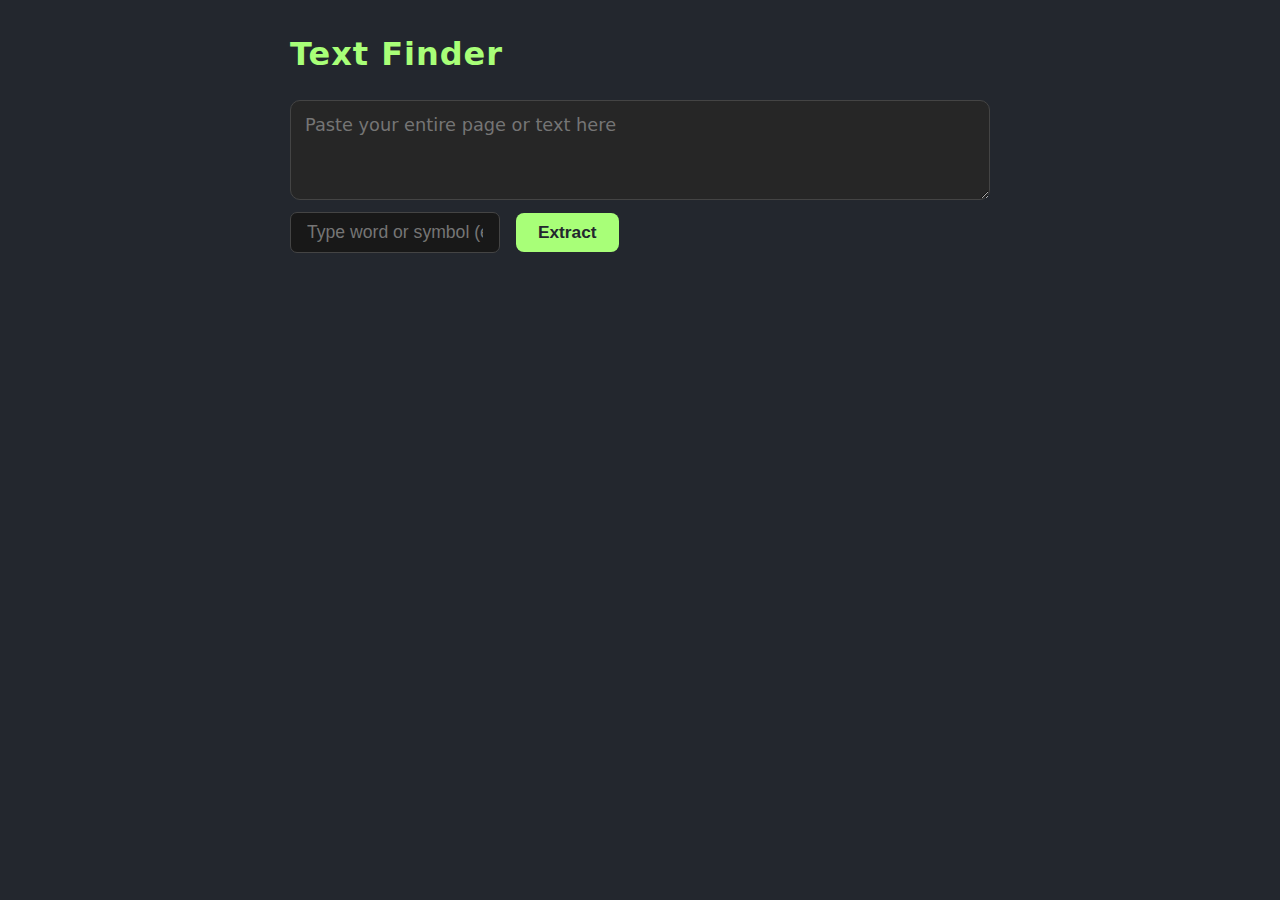
<file: Testing?/text-finder.html>
<!DOCTYPE html>
<html lang="en">
<head>
  <meta charset="UTF-8">
  <title>Text Finder</title>
  <meta name="viewport" content="width=device-width, initial-scale=1">
  <style>
    body {
      background: #23272e;
      color: #e0ffe0;
      font-family: system-ui, Arial, sans-serif;
      margin: 0; padding: 0;
    }
    .main {
      max-width: 700px;
      margin: 0 auto;
      padding: 2em 1em 1.5em 1em;
      display: flex;
      flex-direction: column;
      gap: 1.3em;
    }
    .title {
      font-size: 2em;
      font-weight: bold;
      letter-spacing: .03em;
      color: #a8ff78;
      margin-bottom: .2em;
      margin-top: .1em;
    }
    .input-section {
      display: flex;
      flex-direction: column;
      gap: .7em;
    }
    .input-section textarea {
      width: 100%;
      min-height: 100px;
      padding: 14px;
      border-radius: 10px;
      border: 1.5px solid #444;
      background: #262626;
      color: #eee;
      font-size: 1.11em;
      resize: vertical;
      font-family: inherit;
      box-sizing: border-box;
    }
    .input-row {
      display: flex;
      gap: 1em;
      align-items: center;
    }
    .input-row input[type=text] {
      font-size: 1.1em;
      padding: 9px 16px;
      border-radius: 7px;
      border: 1.5px solid #444;
      background: #181818;
      color: #fff;
      font-weight: 500;
      width: 210px;
      outline: none;
      box-sizing: border-box;
    }
    .find-btn {
      background: #a8ff78;
      color: #23272e;
      border: none;
      border-radius: 8px;
      font-size: 1.08em;
      font-weight: bold;
      padding: 9px 22px;
      cursor: pointer;
      transition: background .17s, color .14s;
    }
    .find-btn:hover {
      background: #78ffd6;
      color: #191919;
    }
    .results-section {
      margin-top: .8em;
    }
    .columns {
      display: flex;
      gap: 1.2em;
      justify-content: flex-start;
    }
    .col {
      flex: 1 1 0;
      min-width: 90px;
      background: #28313b;
      border-radius: 7px;
      padding: 0.7em 0.8em;
      color: #fff;
      font-size: 1.03em;
      margin-bottom: .4em;
      box-sizing: border-box;
      word-break: break-all;
      max-height: 50vh;
      overflow-y: auto;
    }
    .col-title {
      color: #a8ff78;
      font-size: 1.04em;
      margin-bottom: 0.3em;
      font-weight: 600;
    }
    @media (max-width: 900px) {
      .main { max-width: 99vw; }
      .columns { flex-direction: column; gap: 0.3em; }
    }
  </style>
</head>
<body>
  <div class="main">
    <div class="title">Text Finder</div>
    <div class="input-section">
      <textarea id="pageText" placeholder="Paste your entire page or text here"></textarea>
      <div class="input-row">
        <input type="text" id="searchWord" placeholder="Type word or symbol (e.g. @)">
        <button class="find-btn" id="findBtn">Extract</button>
      </div>
    </div>
    <div class="results-section" id="resultsSection" style="display:none;">
      <div class="columns" id="resultsColumns"></div>
    </div>
  </div>
  <script>
    function extractWords(text, search) {
      if(!search) return [];
      let regex = new RegExp(`[\\w@#\\-_.]+`, "g");
      let words = text.match(regex) || [];
      search = search.toLowerCase();
      return words.filter(w => w.toLowerCase().includes(search));
    }
    function chunkArray(arr, n) {
      let chunkLen = Math.ceil(arr.length / n);
      let out = [];
      for(let i=0; i<n; ++i)
        out.push(arr.slice(i*chunkLen, (i+1)*chunkLen));
      return out;
    }
    document.getElementById('findBtn').onclick = function() {
      let text = document.getElementById('pageText').value;
      let search = document.getElementById('searchWord').value.trim();
      let words = extractWords(text, search);
      let columns = chunkArray(words, 4);
      let resultsColumns = document.getElementById('resultsColumns');
      resultsColumns.innerHTML = '';
      columns.forEach((col, idx) => {
        let div = document.createElement('div');
        div.className = 'col';
        div.innerHTML = `<div class="col-title">Column ${idx+1}</div>`;
        div.innerHTML += col.map(w => `<div>${w}</div>`).join('');
        resultsColumns.appendChild(div);
      });
      document.getElementById('resultsSection').style.display = words.length ? '' : 'none';
    }
  </script>
</body>
</html>
</file>
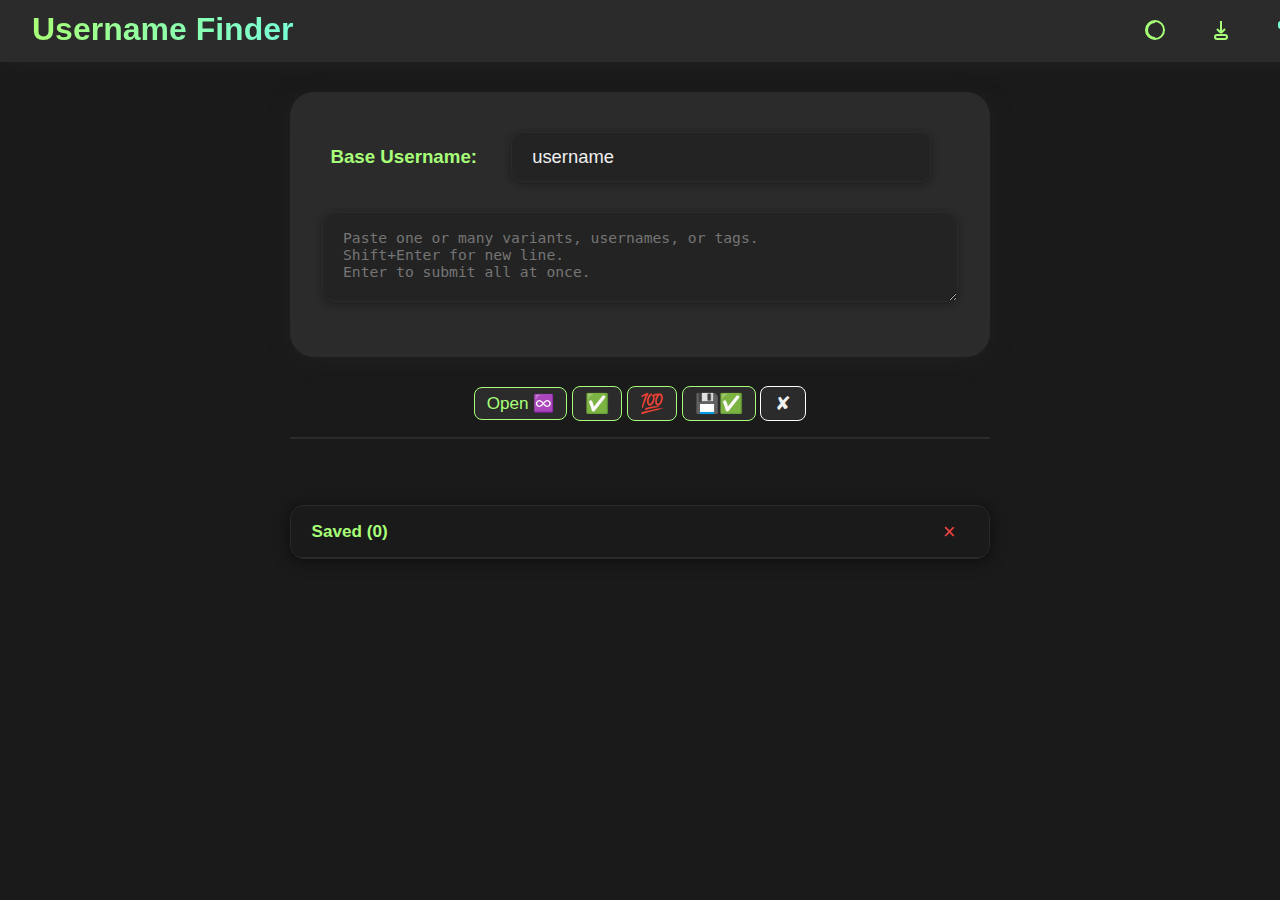
<file: Testing?/username-finder.html>
<!DOCTYPE html>
<html lang="en">
<head>
  <meta charset="UTF-8">
  <meta name="viewport" content="width=device-width,initial-scale=1">
  <title>Username Finder</title>
  <style>
    :root {
      --primary-color: #a8ff78;
      --secondary-color: #78ffd6;
      --green-star: #84ffbe;
      --blue-link: #60a5fa;
      --dark-bg: #1a1a1a;
      --light-bg: #2b2b2b;
      --text-color: #f0f0f0;
      --grey-text: #aaa;
      --radius: 14px;
      --icon-size: 24px;
      --header-height: 60px;
      --input-bg: #232323;
      --border: #2b2b2b;
      --underline-hover: underline;
      --white: #fff;
    }
    body, html {
      height: 100%;
      margin: 0;
      font-family: -apple-system, BlinkMacSystemFont, 'Segoe UI', Roboto, Helvetica, Arial, sans-serif;
      background-color: var(--dark-bg);
      color: var(--text-color);
      line-height: 1.6;
    }
    .header-bar {
      width: 100%;
      height: var(--header-height);
      background: var(--light-bg);
      box-shadow: 0 4px 20px #222a;
      display: flex;
      align-items: center;
      justify-content: space-between;
      position: fixed;
      top: 0;
      left: 0;
      z-index: 10;
      border-bottom: 2px solid var(--border);
      padding: 0 2em;
    }
    .header-title {
      font-size: 2rem;
      font-weight: 700;
      background: linear-gradient(90deg, var(--primary-color), var(--secondary-color));
      -webkit-background-clip: text;
      -webkit-text-fill-color: transparent;
      background-clip: text;
      color: transparent;
      display: flex;
      align-items: center;
      gap: 0.8em;
      margin: 0;
      padding: 0;
      cursor: pointer;
    }
    .header-title .editor-badge {
      margin-left: 0.4em;
      font-size: .75em;
      padding: 0.13em 0.7em;
      background: var(--secondary-color);
      color: var(--dark-bg);
      border-radius: 7px;
      font-weight: 700;
      letter-spacing: 0.02em;
      vertical-align: middle;
      opacity: 0.8;
      transition: opacity 0.17s;
      user-select: none;
    }
    .editor-mode-bar {
      position: fixed;
      top: var(--header-height);
      left: 0;
      width: 100vw;
      background: var(--secondary-color);
      color: var(--dark-bg);
      font-weight: 600;
      padding: 0.6em 1em;
      letter-spacing: 0.06em;
      text-align: center;
      z-index: 99;
      border-bottom: 2px solid var(--border);
      box-shadow: 0 6px 28px #0006;
      display: none;
    }
    .editor-mode-bar.active {
      display: block;
    }
    .header-actions {
      display: flex;
      align-items: center;
      gap: 1em;
    }
    .icon-btn {
      background: none;
      border: none;
      cursor: pointer;
      padding: 10px 13px;
      border-radius: 8px;
      color: var(--text-color);
      display: inline-flex;
      align-items: center;
      justify-content: center;
      transition: background 0.15s, color 0.16s;
      font-size: 1.22em;
      min-width: var(--icon-size);
      min-height: var(--icon-size);
      box-shadow: none;
    }
    .icon-btn svg, .icon-btn img {
      width: var(--icon-size);
      height: var(--icon-size);
      display: block;
      pointer-events: none;
    }
    .icon-btn:hover {
      background: var(--border);
      color: var(--primary-color);
    }
    .main-container {
      max-width: 700px;
      margin: 0 auto;
      padding-top: calc(var(--header-height) + 2em);
      display: flex;
      flex-direction: column;
      align-items: center;
      min-height: 100vh;
      box-sizing: border-box;
    }
    .prompt-box {
      background: var(--light-bg);
      border-radius: 24px;
      box-shadow: 0 4px 20px #222a;
      padding: 2.5rem 2rem;
      width: 100%;
      max-width: 700px;
      display: flex;
      flex-direction: column;
      gap: 1.4rem;
      align-items: center;
      margin-bottom: 1.8em;
      align-items: stretch;
      justify-content: center;
      transition: width 0.2s;
      box-sizing: border-box;
    }
    .prompt-row {
      width: 100%;
      display: flex;
      align-items: center;
      gap: 1.2rem;
      justify-content: center;
      margin-bottom: 0.5em;
      box-sizing: border-box;
    }
    .prompt-row label {
      font-weight: 600;
      color: var(--primary-color);
      font-size: 1.17em;
      margin-right: 0.8em;
      min-width: 120px;
      text-align: right;
    }
    .prompt-row input {
      font-size: 1.15em;
      padding: 13px 20px;
      border-radius: 11px;
      border: 1.5px solid var(--border);
      background: var(--input-bg);
      width: 420px;
      outline: none;
      color: var(--text-color);
      font-weight: 500;
      margin-right: 1em;
      transition: border 0.15s;
      box-shadow: 0 2px 8px #0005;
      box-sizing: border-box;
    }
    .prompt-row input:focus {
      border-color: var(--primary-color);
      box-shadow: 0 2px 14px #a8ff7824;
    }
    .prompt-textarea {
      width: 100%;
      min-height: 90px;
      font-size: 1.13em;
      border-radius: 13px;
      border: 1.5px solid var(--border);
      padding: 16px 20px;
      resize: vertical;
      outline: none;
      background: var(--input-bg);
      color: var(--text-color);
      font-weight: 500;
      box-sizing: border-box;
      transition: border 0.15s;
      margin-bottom: 1em;
      box-shadow: 0 2px 8px #0005;
    }
    .prompt-textarea:focus {
      border-color: var(--primary-color);
      box-shadow: 0 2px 14px #a8ff7824;
    }
    .action-bar {
      display: flex;
      align-items: center;
      gap: 0.3em;
      margin-bottom: 1em;
      justify-content: center;
      width: 100%;
      max-width: 700px;
      box-sizing: border-box;
    }
    .action-bar button {
      background: var(--light-bg);
      color: var(--primary-color);
      border: 1.2px solid var(--primary-color);
      border-radius: 8px;
      padding: 0.3em 0.7em;
      font-size: 1.07em;
      font-weight: 500;
      cursor: pointer;
      transition: background 0.15s, color 0.17s;
      min-width: 0;
      width: auto;
      white-space: nowrap;
      box-sizing: border-box;
      display: flex;
      align-items: center;
      justify-content: center;
      gap: 0.25em;
    }
    .action-bar button .icon-btn {
      padding: 0;
      min-width: 20px;
      min-height: 20px;
      font-size: 1.13em;
      display: inline-flex;
      align-items: center;
      justify-content: center;
    }
    .action-bar button.white {
      color: var(--white);
      background: var(--border);
      border: 1.2px solid var(--white);
    }
    .action-bar button:hover {
      background: var(--primary-color);
      color: var(--dark-bg);
    }
    .action-bar button.white:hover {
      background: var(--white);
      color: var(--dark-bg);
      border-color: var(--primary-color);
    }
    .variant-list {
      margin-top: 0;
      min-height: 36px;
      width: 100%;
      max-width: 700px;
      display: flex;
      flex-direction: column;
      gap: 0;
      align-items: stretch;
      border-radius: 0 0 var(--radius) var(--radius);
      overflow: hidden;
      border-top: 2px solid var(--border);
      box-sizing: border-box;
    }
    .variant-row {
      background: var(--light-bg);
      border-radius: 0;
      box-shadow: none;
      display: flex;
      align-items: center;
      padding: 2px 0.6em 2px 0.6em;
      gap: 0.4em;
      position: relative;
      transition: background 0.1s;
      font-size: 1.09em;
      border-bottom: 1px solid var(--border);
      cursor: grab;
      width: 100%;
      max-width: 700px;
      min-height: 32px;
      box-sizing: border-box;
    }
    .variant-row:last-child {
      border-bottom: none;
    }
    .variant-row.dragging {
      opacity: 0.5;
      background: #232323;
    }
    .variant-hash {
      color: var(--primary-color);
      font-weight: 700;
      font-size: 1.08em;
      user-select: none;
      margin-right: 0.13em;
      min-width: 40px;
      width: 40px;
      text-align: right;
      flex-shrink: 0;
      display: inline-block;
    }
    .variant-checkbox {
      margin-right: 0.2em;
      accent-color: var(--primary-color);
      width: 1.5em;
      height: 1.5em;
      cursor: pointer;
      flex-shrink: 0;
      vertical-align: middle;
      display: inline-block;
    }
    .variant-editable {
      flex: 2 2 120px;
      border: 1.2px solid var(--border);
      background: var(--dark-bg);
      border-radius: 6px;
      padding: 4px 7px;
      font-size: 1.02em;
      color: var(--text-color);
      outline: none;
      font-weight: 500;
      min-width: 60px;
      min-height: 2em;
      box-sizing: border-box;
      margin-right: 0.2em;
      transition: border 0.17s, background 0.12s;
      box-shadow: 0 1px 6px #0003;
      max-width: 180px;
      text-align: left;
      display: flex;
      align-items: center;
    }
    .variant-editable:focus {
      border-color: var(--secondary-color);
      background: var(--input-bg);
      box-shadow: 0 2px 14px #78ffd624;
    }
    .preview-box {
      flex: 2 2 120px;
      margin-right: 0.2em;
      border-radius: 6px;
      background: #262626;
      border: 1.2px solid #343a40;
      color: #bbb;
      font-size: 0.97em;
      font-weight: 500;
      padding: 4px 7px;
      min-width: 60px;
      min-height: 2em;
      box-sizing: border-box;
      user-select: none;
      cursor: pointer;
      transition: border 0.17s, background 0.13s, color 0.12s;
      max-width: 180px;
      outline: none;
      display: flex;
      align-items: center;
      justify-content: center;
      text-align: center;
    }
    .preview-box:active, .preview-box:focus {
      border-color: var(--primary-color);
      background: #232323;
      color: #fff;
    }
    .variant-actions {
      display: flex;
      align-items: center;
      gap: .21em;
      margin-left: auto;
      flex-shrink: 0;
    }
    .icon-btn.theme svg {
      stroke: var(--primary-color);
      fill: none;
    }
    .icon-btn.save svg {
      stroke: var(--primary-color);
      fill: none;
    }
    .icon-btn.export svg {
      stroke: var(--secondary-color);
      fill: none;
    }
    .icon-btn.pin svg {
      stroke: var(--grey-text);
      fill: var(--grey-text);
      transition: fill 0.17s, stroke 0.17s;
    }
    .icon-btn.pin.pinned svg {
      stroke: #84ffbe;
      fill: #84ffbe;
    }
    .icon-btn.link { font-size: 1.22em; }
    .icon-btn.link .emoji-urllink { font-size: 1.22em; }
    .icon-btn.remove svg {
      stroke: var(--grey-text);
      fill: none;
    }
    /* Saved Folder */
    .saved-folder-wrap {
      width: 100%;
      max-width: 700px;
      margin: 0 auto 2em auto;
      background: var(--light-bg);
      border-radius: 14px;
      box-shadow: 0 2px 16px #0008;
      border: 1.6px solid var(--border);
      overflow: hidden;
      transition: box-shadow 0.18s;
      box-sizing: border-box;
    }
    .saved-folder-titlebar {
      width: 100%;
      display: flex;
      align-items: center;
      justify-content: space-between;
      background: var(--dark-bg);
      padding: 0.7em 1.2em;
      cursor: pointer;
      user-select: none;
      font-weight: 600;
      font-size: 1.07em;
      color: var(--primary-color);
      border-bottom: 1px solid var(--border);
      position: relative;
      box-sizing: border-box;
    }
    .saved-folder-titlebar .close-btn {
      position: absolute;
      right: 1.2em;
      top: 50%;
      transform: translateY(-50%);
      background: none;
      border: none;
      color: #ef4444;
      font-size: 1.25em;
      cursor: pointer;
      z-index: 2;
      transition: color 0.16s;
      width: 28px;
      height: 28px;
      line-height: 26px;
      padding: 0;
      text-align: center;
    }
    .saved-folder-titlebar .close-btn:hover {
      color: #fff;
      background: #ef4444;
      border-radius: 50%;
    }
    .saved-folder-list {
      width: 100%;
      display: flex;
      flex-direction: column;
      background: var(--light-bg);
      padding: 0;
      box-sizing: border-box;
    }
    .saved-folder-list .saved-row {
      width: 100%;
      display: flex;
      align-items: center;
      gap: 0.6em;
      border-bottom: 1px solid var(--border);
      padding: 0.5em 1.2em;
      font-size: 1.02em;
      transition: background 0.15s;
      box-sizing: border-box;
    }
    .saved-folder-list .saved-row:last-child {
      border-bottom: none;
    }
    .saved-checkbox {
      accent-color: var(--primary-color);
      width: 1.1em;
      height: 1.1em;
      margin-right: 0.4em;
      cursor: pointer;
      flex-shrink: 0;
    }
    .saved-link {
      color: var(--primary-color);
      text-decoration: underline;
      cursor: pointer;
      font-weight: 500;
      transition: color 0.14s;
      margin-right: 0.3em;
      background: none;
      border: none;
      display: inline;
      outline: none;
      white-space: pre;
    }
    .saved-link:hover {
      color: #fff;
      text-decoration: var(--underline-hover);
    }
    .saved-actions {
      margin-left: auto;
      display: flex;
      align-items: center;
      gap: .13em;
      flex-shrink: 0;
    }
    .saved-actions .icon-btn {
      font-size: 1.05em;
    }
    .saved-collapsed {
      display: none;
    }
    @media (max-width: 900px) {
      .main-container { max-width: 99vw; }
      .prompt-row input { width: 96vw; min-width: 120px; }
      .prompt-box, .variant-list, .saved-folder-wrap { max-width: 99vw; }
      .action-bar { max-width: 99vw; }
    }
    @media (max-width: 600px) {
      .main-container { max-width: 99vw !important; }
      .header-title { font-size: 1.3em; }
      .prompt-box { max-width: 99vw; padding: 1.2rem 0.7rem; }
      .prompt-row input, .variant-editable, .preview-box { font-size: 1em; min-width: 70px; }
      .prompt-textarea { font-size: 1em; }
      .variant-list, .variant-row, .saved-folder-wrap, .action-bar { max-width: 99vw; }
      .variant-row, .saved-row { font-size: 0.94em; }
    }
  </style>
</head>
<body>
  <div class="header-bar">
    <div>
      <span class="header-title" id="editorModeTrigger">
        Username Finder
        <span class="editor-badge" id="editorModeBadge" style="display:none;">EDITOR</span>
      </span>
    </div>
    <div class="header-actions">
      <button class="icon-btn theme" id="themeToggleBtn" title="Toggle dark/light mode">
        <svg width="24" height="24" viewBox="0 0 24 24">
          <circle cx="12" cy="12" r="9" stroke="var(--primary-color)" stroke-width="2"/>
          <path d="M12 4a8 8 0 0 0 0 16A8 8 0 1 1 12 4z" stroke="var(--primary-color)" stroke-width="2" fill="none"/>
        </svg>
      </button>
      <button class="icon-btn save" title="Save" id="saveLeftBtn">
        <svg width="24" height="24" viewBox="0 0 24 24">
          <path d="M12 3v12m0 0l-4-4m4 4l4-4" stroke="var(--primary-color)" stroke-width="2" fill="none"/>
          <rect x="6" y="17" width="12" height="4" rx="2" stroke="var(--primary-color)" stroke-width="2" fill="none"/>
        </svg>
      </button>
      <button class="icon-btn export" title="Export" id="exportBtn">
        <svg width="24" height="24" viewBox="0 0 24 24">
          <path d="M12 8V21M12 8l-5 5M12 8l5 5" stroke="var(--secondary-color)" stroke-width="2" fill="none"/>
          <rect x="4" y="4" width="16" height="6" rx="2" stroke="var(--secondary-color)" stroke-width="2" fill="none"/>
        </svg>
      </button>
    </div>
  </div>
  <div class="editor-mode-bar" id="editorModeBar">EDITOR MODE ENABLED — Use the editor tools or <b>click Username Finder</b> again to exit.</div>
  <div class="main-container" id="mainContainer">
    <div class="prompt-box" id="promptBox">
      <div class="prompt-row">
        <label for="baseName">Base Username:</label>
        <input type="text" id="baseName" placeholder="username" value="username" autocomplete="on">
      </div>
      <textarea class="prompt-textarea" id="variantInput"
        placeholder="Paste one or many variants, usernames, or tags. 
Shift+Enter for new line. 
Enter to submit all at once."
        autocomplete="off"></textarea>
    </div>
    <div class="action-bar" id="actionBar">
      <button id="openAllBtn" title="Open All">Open ♾️</button>
      <button id="saveSelectedBtn" title="Save Selected"><span class="icon-btn">✅</span></button>
      <button id="saveAllBtn" title="Save All"><span class="icon-btn">💯</span></button>
      <button id="deleteSelectedBtn" title="Delete Selected"><span class="icon-btn">💾✅</span></button>
      <button id="exportSelectedBtn" title="Export Selected" class="white"><span class="icon-btn">✘</span></button>
    </div>
    <div class="variant-list" id="variantList"></div>
    <div id="savedFolderWrap" class="saved-folder-wrap" style="margin-top:2em;">
      <div class="saved-folder-titlebar" id="savedFolderTitleBar">
        <span>Saved <span id="savedCount"></span></span>
        <button class="close-btn" id="deleteAllSavedBtn" title="Delete all saved">×</button>
      </div>
      <div class="saved-folder-list saved-collapsed" id="savedFolderList"></div>
    </div>
  </div>
  <script>
    // Editor mode, like homepage
    let editorMode = false;
    const editorModeTrigger = document.getElementById('editorModeTrigger');
    const editorModeBar = document.getElementById('editorModeBar');
    const editorModeBadge = document.getElementById('editorModeBadge');
    editorModeTrigger.onclick = () => {
      editorMode = !editorMode;
      if(editorMode) {
        editorModeBar.classList.add('active');
        editorModeBadge.style.display = '';
      } else {
        editorModeBar.classList.remove('active');
        editorModeBadge.style.display = 'none';
      }
    };

    // Theme
    function setTheme(dark) {
      document.documentElement.setAttribute('data-theme', dark ? 'dark' : '');
    }
    let isDark = true;
    setTheme(isDark);
    document.getElementById('themeToggleBtn').onclick = function () {
      isDark = !isDark;
      setTheme(isDark);
    };

    // Drag & Drop logic
    let dragRowIdx = null;
    let dragOverIdx = null;

    // State
    let variants = [];
    let savedVariants = [];
    let selected = new Set();
    let savedSelected = new Set();

    // Elements
    const baseNameInput = document.getElementById('baseName');
    const variantInput = document.getElementById('variantInput');
    const variantListDiv = document.getElementById('variantList');
    const saveLeftBtn = document.getElementById('saveLeftBtn');
    const exportBtn = document.getElementById('exportBtn');
    const openAllBtn = document.getElementById('openAllBtn');
    const saveSelectedBtn = document.getElementById('saveSelectedBtn');
    const saveAllBtn = document.getElementById('saveAllBtn');
    const deleteSelectedBtn = document.getElementById('deleteSelectedBtn');
    const exportSelectedBtn = document.getElementById('exportSelectedBtn');
    const savedFolderWrap = document.getElementById('savedFolderWrap');
    const savedFolderTitleBar = document.getElementById('savedFolderTitleBar');
    const savedFolderList = document.getElementById('savedFolderList');
    const deleteAllSavedBtn = document.getElementById('deleteAllSavedBtn');
    const savedCount = document.getElementById('savedCount');

    // Helper
    function makeId() {
      return Date.now() + "_" + Math.random().toString(36).slice(2,8);
    }
    function getBase() {
      return baseNameInput.value.trim();
    }
    function addVariantsFromInput(str) {
      let arr = str.split('\n').map(x => x.trim()).filter(x => x);
      arr.forEach(v => {
        variants.push({
          id: makeId(),
          variant: v,
          direction: "end",
          pinned: false
        });
      });
      saveToBrowser();
      renderVariants();
    }
    function handleInputKey(e) {
      if (e.key === "Enter" && !e.shiftKey) {
        e.preventDefault();
        addVariantsFromInput(variantInput.value);
        variantInput.value = "";
      }
    }
    variantInput.addEventListener('keydown', handleInputKey);

    baseNameInput.addEventListener('input', () => {
      saveToBrowser();
      renderVariants();
      renderSavedVariants();
    });

    function updateVariantWord(id, newWord) {
      const v = variants.find(x => x.id === id);
      if (v) {
        v.variant = newWord;
        saveToBrowser();
        // Instead of re-rendering the whole list, only update this row's preview and link button.
        // Find the row and update its preview and url.
        const row = document.querySelector(`.variant-row[data-vid="${id}"]`);
        if (row) {
          // Update preview box
          const previewBox = row.querySelector('.preview-box');
          if (previewBox) previewBox.textContent = getUsername(v);
          // Update url button (no change needed unless url shown)
        }
      }
    }
    function togglePin(id) {
      const v = variants.find(x => x.id === id);
      v.pinned = !v.pinned;
      saveToBrowser();
      renderVariants();
    }
    function removeVariant(id) {
      variants = variants.filter(x => x.id !== id);
      selected.delete(id);
      saveToBrowser();
      renderVariants();
    }
    function swapDirection(id) {
      const v = variants.find(x => x.id === id);
      if (v) {
        v.direction = v.direction === "end" ? "start" : "end";
        saveToBrowser();
        renderVariants();
      }
    }
    function getUsername(v) {
      const base = getBase();
      if (v.direction === "end") {
        return base + v.variant;
      } else {
        return v.variant + base;
      }
    }
    function getUrl(v) {
      // Always lowercase for url
      return "https://www.idcrawl.com/u/" + encodeURIComponent(getUsername(v).toLowerCase());
    }
    function renderVariants() {
      variantListDiv.innerHTML = '';
      let sorted = [...variants];
      sorted.sort((a, b) => {
        if (a.pinned && !b.pinned) return -1;
        if (!a.pinned && b.pinned) return 1;
        return 0;
      });
      sorted.forEach((v, idx) => {
        const row = document.createElement('div');
        row.className = "variant-row";
        row.setAttribute("draggable", "true");
        row.dataset.idx = idx;
        row.dataset.vid = v.id;

        // Drag & drop
        row.addEventListener("dragstart", function(e) {
          dragRowIdx = idx;
          row.classList.add("dragging");
        });
        row.addEventListener("dragend", function(e) {
          dragRowIdx = null;
          row.classList.remove("dragging");
        });
        row.addEventListener("dragover", function(e) {
          e.preventDefault();
          dragOverIdx = idx;
        });
        row.addEventListener("drop", function(e) {
          e.preventDefault();
          if (dragRowIdx !== null && dragRowIdx !== dragOverIdx) {
            let moved = sorted[dragRowIdx];
            sorted.splice(dragRowIdx, 1);
            sorted.splice(dragOverIdx, 0, moved);
            variants = sorted.map(x => variants.find(vv => vv.id === x.id));
            saveToBrowser();
            renderVariants();
          }
          dragRowIdx = null;
          dragOverIdx = null;
        });

        // Number cell with hashtag
        const numberCell = document.createElement('div');
        numberCell.className = "variant-hash";
        numberCell.textContent = "#" + (idx + 1);
        row.appendChild(numberCell);

        // Checkbox (now after the number)
        const checkbox = document.createElement('input');
        checkbox.type = "checkbox";
        checkbox.className = "variant-checkbox";
        checkbox.checked = selected.has(v.id);
        checkbox.onclick = e => {
          if (checkbox.checked) selected.add(v.id);
          else selected.delete(v.id);
        };
        row.appendChild(checkbox);

        // Editable username cell
        const editable = document.createElement('input');
        editable.type = "text";
        editable.className = "variant-editable";
        editable.value = v.variant;
        editable.setAttribute("aria-label", "Edit variant");
        editable.oninput = (e) => updateVariantWord(v.id, e.target.value);
        row.appendChild(editable);

        // Preview box (non-editable, grayed out, centered)
        const previewBox = document.createElement('div');
        previewBox.className = "preview-box";
        previewBox.title = "Click to swap order of base/variant";
        previewBox.textContent = getUsername(v);
        previewBox.tabIndex = 0;
        previewBox.onclick = () => { swapDirection(v.id); };
        row.appendChild(previewBox);

        // Actions (icons right-align)
        const actions = document.createElement('div');
        actions.className = "variant-actions";

        // url icon - infinity emoji ♾️
        const urlBtn = document.createElement('button');
        urlBtn.className = "icon-btn link";
        urlBtn.title = "Check username";
        urlBtn.innerHTML = `<span class="emoji-urllink">♾️</span>`;
        urlBtn.onclick = () => window.open(getUrl(v), '_blank', 'noopener');
        actions.appendChild(urlBtn);

        // pin icon - star
        const pinBtn = document.createElement('button');
        pinBtn.className = "icon-btn pin" + (v.pinned ? " pinned" : "");
        pinBtn.title = v.pinned ? "Unpin" : "Pin";
        pinBtn.innerHTML = `
          <svg width="22" height="22" viewBox="0 0 22 22">
            <polygon points="11,3 13.09,8.26 18.18,8.63 14.15,12.14 15.45,17.09 11,14.27 6.55,17.09 7.85,12.14 3.82,8.63 8.91,8.26"
              fill="${v.pinned ? '#84ffbe' : 'var(--grey-text)'}"
              stroke="${v.pinned ? '#84ffbe' : 'var(--grey-text)'}"
              stroke-width="1.5"
              />
          </svg>`;
        pinBtn.onclick = () => togglePin(v.id);
        actions.appendChild(pinBtn);

        // remove icon
        const removeBtn = document.createElement('button');
        removeBtn.className = "icon-btn remove";
        removeBtn.title = "Remove";
        removeBtn.innerHTML = `
          <svg width="20" height="20" viewBox="0 0 20 20">
            <line x1="5" y1="5" x2="15" y2="15" stroke="var(--grey-text)" stroke-width="2"/>
            <line x1="15" y1="5" x2="5" y2="15" stroke="var(--grey-text)" stroke-width="2"/>
          </svg>`;
        removeBtn.onclick = () => removeVariant(v.id);
        actions.appendChild(removeBtn);

        row.appendChild(actions);
        variantListDiv.appendChild(row);
      });
    }
    // Saved variants logic
    function renderSavedVariants() {
      savedFolderList.innerHTML = '';
      savedCount.textContent = `(${savedVariants.length})`;
      savedVariants.forEach((username, i) => {
        const row = document.createElement('div');
        row.className = "saved-row";
        // Checkbox for selection
        const checkbox = document.createElement('input');
        checkbox.type = "checkbox";
        checkbox.className = "saved-checkbox";
        checkbox.checked = savedSelected.has(username);
        checkbox.onclick = e => {
          if (checkbox.checked) savedSelected.add(username);
          else savedSelected.delete(username);
        };
        row.appendChild(checkbox);

        // Underlined link
        const link = document.createElement('a');
        link.className = "saved-link";
        link.href = "https://www.idcrawl.com/u/" + encodeURIComponent(username.toLowerCase());
        link.target = "_blank";
        link.rel = "noopener";
        link.textContent = username;
        row.appendChild(link);

        savedFolderList.appendChild(row);
      });
    }
    // Folder expand/collapse
    let savedCollapsed = true;
    function updateSavedCollapsed() {
      savedFolderList.className = "saved-folder-list" + (savedCollapsed ? " saved-collapsed" : "");
    }
    savedFolderTitleBar.onclick = (e) => {
      if (e.target === deleteAllSavedBtn) return;
      savedCollapsed = !savedCollapsed;
      updateSavedCollapsed();
    };
    updateSavedCollapsed();

    // Right-click titlebar: open all saved links in new tabs
    savedFolderTitleBar.oncontextmenu = (e) => {
      e.preventDefault();
      for (const username of savedVariants) {
        window.open("https://www.idcrawl.com/u/" + encodeURIComponent(username.toLowerCase()), '_blank', 'noopener');
      }
    };

    // X button for delete all saved
    deleteAllSavedBtn.onclick = () => {
      if (!savedVariants.length) return;
      if (confirm("Are you sure you want to delete all saved usernames?")) {
        savedVariants = [];
        savedSelected.clear();
        saveToBrowser();
        renderSavedVariants();
      }
    };

    // Save/Load LocalStorage
    function saveToBrowser() {
      localStorage.setItem('usernamesVariants', JSON.stringify({
        base: getBase(),
        variants,
        saved: savedVariants
      }));
    }
    function loadFromBrowser() {
      let saved = localStorage.getItem('usernamesVariants');
      if (saved) {
        let obj = JSON.parse(saved);
        baseNameInput.value = obj.base || '';
        variants = obj.variants || [];
        savedVariants = obj.saved || [];
        renderVariants();
        renderSavedVariants();
      }
    }

    // Open all links (leftover)
    openAllBtn.onclick = function () {
      for (const v of variants) {
        window.open(getUrl(v), '_blank', 'noopener');
      }
    };

    // Save selected to folder
    saveSelectedBtn.onclick = function () {
      let sorted = [...variants];
      sorted.sort((a, b) => {
        if (a.pinned && !b.pinned) return -1;
        if (!a.pinned && b.pinned) return 1;
        return 0;
      });
      for (const v of sorted) {
        if (selected.has(v.id)) {
          if (!savedVariants.includes(getUsername(v))) {
            savedVariants.push(getUsername(v));
          }
        }
      }
      // Remove from leftover
      variants = variants.filter(v => !selected.has(v.id));
      selected.clear();
      saveToBrowser();
      renderVariants();
      renderSavedVariants();
      updateSavedCollapsed();
    };

    // Save all to saved folder
    saveAllBtn.onclick = function () {
      let sorted = [...variants];
      sorted.sort((a, b) => {
        if (a.pinned && !b.pinned) return -1;
        if (!a.pinned && b.pinned) return 1;
        return 0;
      });
      for (const v of sorted) {
        const uname = getUsername(v);
        if (!savedVariants.includes(uname)) {
          savedVariants.push(uname);
        }
      }
      // Remove all from leftover
      variants = [];
      selected.clear();
      saveToBrowser();
      renderVariants();
      renderSavedVariants();
      updateSavedCollapsed();
    };

    // Delete selected
    deleteSelectedBtn.onclick = function () {
      variants = variants.filter(v => !selected.has(v.id));
      selected.clear();
      saveToBrowser();
      renderVariants();
    };

    // Export selected
    exportSelectedBtn.onclick = function () {
      let sorted = [...variants];
      sorted.sort((a, b) => {
        if (a.pinned && !b.pinned) return -1;
        if (!a.pinned && b.pinned) return 1;
        return 0;
      });
      let out = '';
      for (const v of sorted) {
        if (selected.has(v.id)) {
          out += getUsername(v) + "\n";
        }
      }
      if (!out) return;
      const blob = new Blob([out], {type: "text/plain"});
      const a = document.createElement("a");
      a.href = URL.createObjectURL(blob);
      a.download = "usernames_selected.txt";
      a.click();
    };

    // Save button (leftover all to txt)
    saveLeftBtn.onclick = function () {
      let out = '';
      variants.forEach(v => {
        out += getUsername(v) + "\n";
      });
      const blob = new Blob([out], {type: "text/plain"});
      const a = document.createElement("a");
      a.href = URL.createObjectURL(blob);
      a.download = "leftover_usernames.txt";
      a.click();
    };

    // Export all (leftover all to txt)
    exportBtn.onclick = function () {
      let out = '';
      variants.forEach(v => {
        out += getUsername(v) + "\n";
      });
      const blob = new Blob([out], {type: "text/plain"});
      const a = document.createElement("a");
      a.href = URL.createObjectURL(blob);
      a.download = "usernames.txt";
      a.click();
    };

    // Initial render
    loadFromBrowser();
    renderVariants();
    renderSavedVariants();
    updateSavedCollapsed();
  </script>
</body>
</html>
</file>
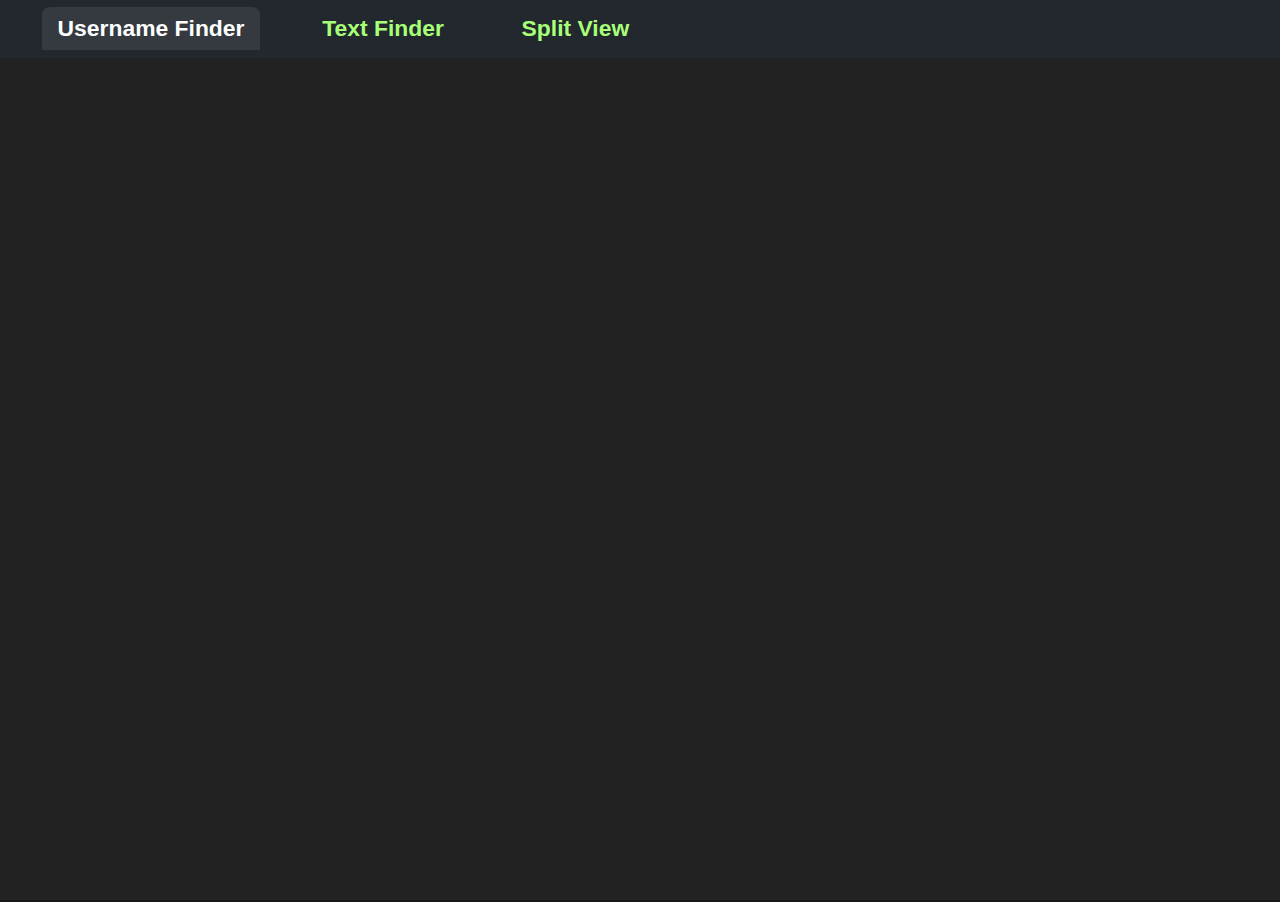
<file: username finder/host.html>
<!DOCTYPE html>
<html lang="en">
<head>
  <meta charset="UTF-8">
  <title>Dashboard: Username & Text Finder</title>
  <meta name="viewport" content="width=device-width, initial-scale=1">
  <style>
    html, body {
      height: 100%;
      margin: 0;
      padding: 0;
      background: #181818;
      color: #eee;
      font-family: system-ui, Arial, sans-serif;
      overflow: hidden;
    }
    .top-bar {
      height: 56px;
      background: #23272e;
      display: flex;
      align-items: center;
      justify-content: start;
      padding: 0 2em;
      font-size: 1.3em;
      letter-spacing: .02em;
      border-bottom: 2px solid #24292f;
      user-select: none;
    }
    .tab-btn {
      background: none;
      border: none;
      color: #a8ff78;
      font-size: 1.1em;
      font-weight: 600;
      margin-right: 2em;
      cursor: pointer;
      padding: 8px 16px;
      border-radius: 8px 8px 0 0;
      transition: background .13s, color .13s;
    }
    .tab-btn.active, .tab-btn:hover {
      background: #343a40;
      color: #fff;
    }
    #splitter {
      width: 7px;
      background: #272727;
      cursor: col-resize;
      z-index: 2;
      transition: background .13s;
      user-select: none;
    }
    #splitter:hover, #splitter.dragging {
      background: #a8ff78;
    }
    .app-container {
      width: 100vw;
      height: calc(100vh - 56px);
      display: flex;
      position: relative;
      overflow: hidden;
    }
    .panel {
      height: 100%;
      min-width: 120px;
      max-width: 100vw;
      transition: width .13s;
      border: none;
      padding: 0;
      margin: 0;
      background: #222;
      box-sizing: border-box;
      display: block;
    }
    .hidden { display: none !important; }
    @media (max-width: 900px) {
      .top-bar { font-size: 1em; padding: 0 .4em; }
      .tab-btn { margin-right: .4em; font-size: .97em; }
      .app-container { flex-direction: column; }
    }
  </style>
</head>
<body>
  <div class="top-bar">
    <button class="tab-btn active" id="tabUser">Username Finder</button>
    <button class="tab-btn" id="tabText">Text Finder</button>
    <button class="tab-btn" id="tabSplit">Split View</button>
  </div>
  <div class="app-container" id="apps">
    <iframe src="username-finder.html" id="panelUser" class="panel" style="width: 100%;"></iframe>
    <div id="splitter" class="hidden"></div>
    <iframe src="text-finder.html" id="panelText" class="panel hidden" style="width: 100%;"></iframe>
  </div>
  <script>
    const tabUser = document.getElementById('tabUser');
    const tabText = document.getElementById('tabText');
    const tabSplit = document.getElementById('tabSplit');
    const panelUser = document.getElementById('panelUser');
    const panelText = document.getElementById('panelText');
    const splitter = document.getElementById('splitter');
    const apps = document.getElementById('apps');

    function setView(mode) {
      // Remove all states
      tabUser.classList.remove('active');
      tabText.classList.remove('active');
      tabSplit.classList.remove('active');
      splitter.classList.add('hidden');
      panelUser.classList.add('hidden');
      panelText.classList.add('hidden');
      panelUser.style.width = "100%";
      panelText.style.width = "100%";
      // Set new state
      if (mode === "user") {
        tabUser.classList.add('active');
        panelUser.classList.remove('hidden');
      } else if (mode === "text") {
        tabText.classList.add('active');
        panelText.classList.remove('hidden');
      } else if (mode === "split") {
        tabSplit.classList.add('active');
        panelUser.classList.remove('hidden');
        panelText.classList.remove('hidden');
        splitter.classList.remove('hidden');
        panelUser.style.width = "50%";
        panelText.style.width = "50%";
      }
    }

    tabUser.onclick = () => setView("user");
    tabText.onclick = () => setView("text");
    tabSplit.onclick = () => setView("split");

    // Splitter drag logic
    let isDragging = false;
    splitter.addEventListener('mousedown', function(e) {
      isDragging = true;
      splitter.classList.add('dragging');
      document.body.style.cursor = 'col-resize';
    });
    document.addEventListener('mousemove', function(e) {
      if (!isDragging) return;
      let containerRect = apps.getBoundingClientRect();
      let x = e.clientX - containerRect.left;
      let minW = 80;
      let maxW = containerRect.width - minW - splitter.offsetWidth;
      if (x < minW) x = minW;
      if (x > maxW) x = maxW;
      let percent = x / containerRect.width * 100;
      panelUser.style.width = percent + "%";
      panelText.style.width = (100 - percent) + "%";
    });
    document.addEventListener('mouseup', function(e) {
      if (isDragging) {
        isDragging = false;
        splitter.classList.remove('dragging');
        document.body.style.cursor = '';
      }
    });

    // Default to Username Finder tab
    setView("user");
  </script>
</body>
</html>
</file>
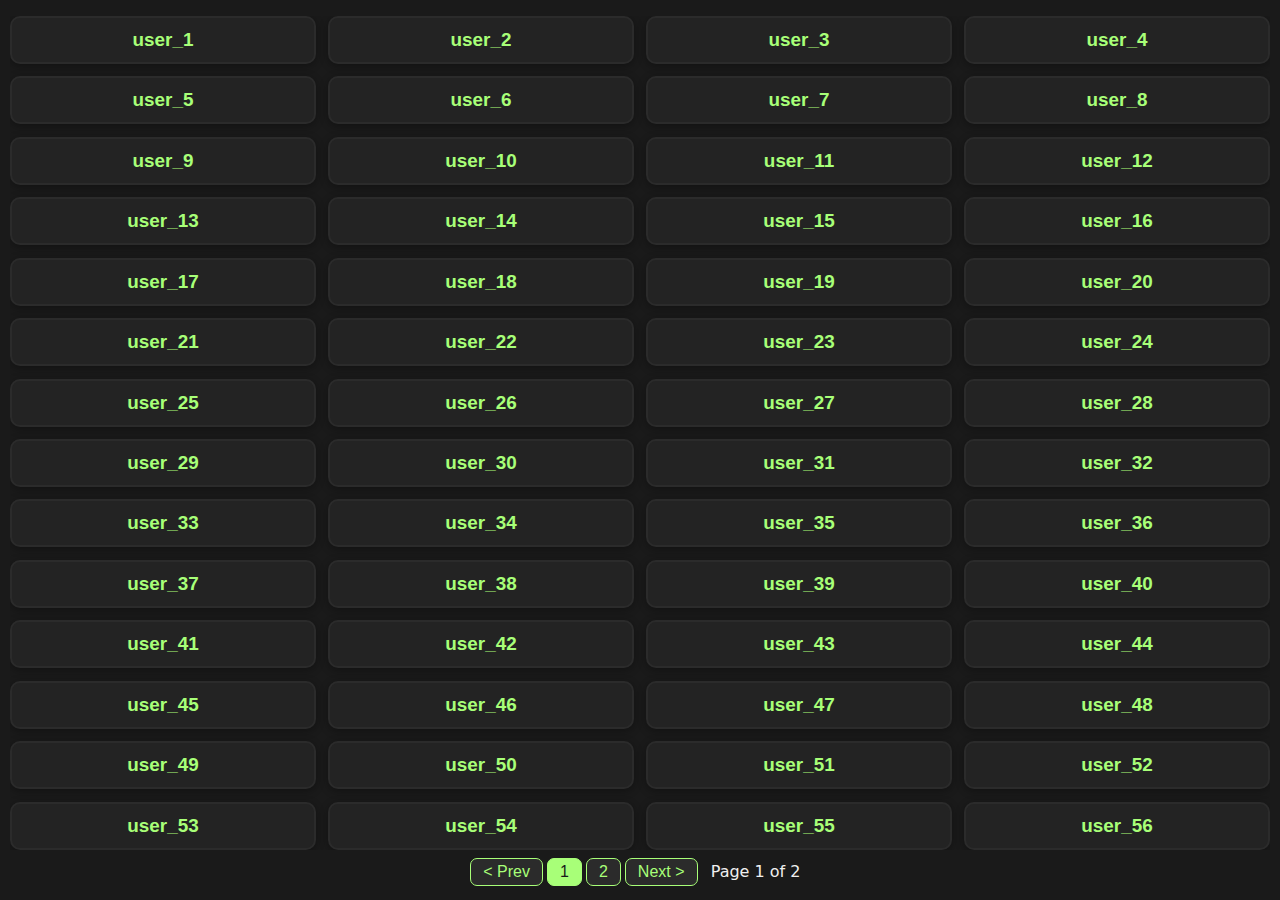
<file: username finder/text-finder.html>
<!DOCTYPE html>
<html lang="en">
<head>
  <meta charset="UTF-8">
  <meta name="viewport" content="width=device-width,initial-scale=1">
  <title>Text Finder</title>
  <style>
    :root {
      --primary-color: #a8ff78;
      --secondary-color: #78ffd6;
      --dark-bg: #1a1a1a;
      --light-bg: #2b2b2b;
      --text-color: #f0f0f0;
      --border: #2b2b2b;
      --username-cell-radius: 10px;
      --username-cell-bg: #232323;
      --username-cell-hover: #2b3d2b;
      --username-cell-active: #1a5a1a;
    }
    body, html {
      margin: 0;
      padding: 0;
      background: var(--dark-bg);
      color: var(--text-color);
      font-family: system-ui, sans-serif;
      height: 100%;
      width: 100vw;
      overflow: hidden;
    }
    .main-container {
      padding: 16px 10px 10px 10px;
      height: 100vh;
      box-sizing: border-box;
      overflow: hidden;
      display: flex;
      flex-direction: column;
    }
    .username-grid {
      display: grid;
      grid-template-columns: repeat(4, 1fr);
      gap: 12px;
      width: 100%;
      flex: 1 1 auto;
      align-items: stretch;
      /* No scrollbars inside grid */
      overflow: hidden;
    }
    .username-cell {
      background: var(--username-cell-bg);
      border-radius: var(--username-cell-radius);
      color: var(--primary-color);
      text-align: center;
      font-size: 1.18em;
      font-weight: 600;
      padding: 14px 6px;
      margin: 0;
      outline: none;
      border: 2px solid var(--border);
      cursor: pointer;
      user-select: none;
      max-width: 100%;
      white-space: nowrap;
      overflow: hidden;
      text-overflow: ellipsis;
      transition: background 0.13s, border 0.13s;
      box-shadow: 0 2px 8px #0005;
      height: 48px;
      display: flex;
      align-items: center;
      justify-content: center;
    }
    .username-cell:hover, .username-cell:focus {
      background: var(--username-cell-hover);
      border-color: var(--primary-color);
      color: #fff;
    }
    .username-cell:active {
      background: var(--username-cell-active);
      color: #fff;
    }
    .pagination-bar {
      text-align: center;
      margin-top: 8px;
      margin-bottom: 4px;
      user-select: none;
    }
    .pagination-bar button {
      margin: 0 2px;
      padding: 4px 12px;
      background: var(--light-bg);
      color: var(--primary-color);
      border: 1.2px solid var(--primary-color);
      border-radius: 7px;
      font-size: 1em;
      cursor: pointer;
      transition: background 0.12s, color 0.12s;
    }
    .pagination-bar button.active,
    .pagination-bar button:hover {
      background: var(--primary-color);
      color: var(--dark-bg);
    }
    .pagination-bar span {
      color: var(--text-color);
      margin: 0 0.7em;
    }
    @media (max-width: 700px) {
      .username-grid { grid-template-columns: repeat(2, 1fr);}
    }
    @media (max-width: 500px) {
      .username-grid { grid-template-columns: repeat(1, 1fr);}
    }
  </style>
</head>
<body>
  <div class="main-container">
    <div id="usernameGrid" class="username-grid"></div>
    <div id="paginationBar" class="pagination-bar"></div>
  </div>
  <script>
    // Helper to get usernames (simulate from backend or textarea, you should replace this with your actual list)
    // For demo, let's use a sample list
    let usernames = [];
    // You can replace this with your input/logic
    for(let i=1;i<=103;i++) usernames.push('user_' + i);

    // Paging
    let wordsPerRow = 4;
    let maxRows = 4;
    let wordsPerPage = wordsPerRow * maxRows;
    let currentPage = 1;
    let totalPages = 1;

    function fitRowsToScreen() {
      // Calculate how many rows fit in available space
      const grid = document.getElementById('usernameGrid');
      const main = document.querySelector('.main-container');
      if (!grid || !main) return;
      // Subtract space for pagination, padding
      let availHeight = main.clientHeight - 48 - 30 - 18; // grid - pagination - top/bottom
      let cellHeight = 56; // approx (padding + font + borders)
      maxRows = Math.floor(availHeight / cellHeight);
      if (maxRows < 1) maxRows = 1;
      wordsPerPage = wordsPerRow * maxRows;
      totalPages = Math.ceil(usernames.length / wordsPerPage);
      if (currentPage > totalPages) currentPage = totalPages;
      if (currentPage < 1) currentPage = 1;
    }

    function renderGrid() {
      fitRowsToScreen();
      const grid = document.getElementById('usernameGrid');
      grid.innerHTML = '';
      let start = (currentPage - 1) * wordsPerPage;
      let end = Math.min(start + wordsPerPage, usernames.length);
      let pageWords = usernames.slice(start, end);
      pageWords.forEach(word => {
        const cell = document.createElement('button');
        cell.className = 'username-cell';
        cell.textContent = word;
        cell.title = word;
        cell.onclick = () => {
          // Send to Username Finder via postMessage
          window.parent.postMessage({type:'add-username-variant', value: word}, '*');
        };
        grid.appendChild(cell);
      });
      // Fill empty cells for grid alignment
      let empty = wordsPerPage - pageWords.length;
      for(let i=0;i<empty;i++){
        const cell = document.createElement('div');
        cell.className = 'username-cell';
        cell.style.opacity = '0';
        cell.style.pointerEvents = 'none';
        grid.appendChild(cell);
      }
    }

    function renderPagination() {
      fitRowsToScreen();
      const bar = document.getElementById('paginationBar');
      if (totalPages <= 1) {
        bar.innerHTML = '';
        return;
      }
      let html = '';
      html += `<button ${currentPage===1?'disabled':''} onclick="gotoPage(${currentPage-1})">&lt; Prev</button>`;
      // Show up to 5 page numbers
      let minPage = Math.max(1, currentPage-2);
      let maxPage = Math.min(totalPages, minPage+4);
      minPage = Math.max(1, maxPage-4);
      for(let p=minPage;p<=maxPage;p++){
        html += `<button ${p===currentPage?'class="active"':''} onclick="gotoPage(${p})">${p}</button>`;
      }
      html += `<button ${currentPage===totalPages?'disabled':''} onclick="gotoPage(${currentPage+1})">Next &gt;</button>`;
      html += `<span>Page ${currentPage} of ${totalPages}</span>`;
      bar.innerHTML = html;
    }

    function gotoPage(n) {
      if (n<1 || n>totalPages) return;
      currentPage = n;
      renderGrid();
      renderPagination();
    }

    // Listen for resize events and adjust grid
    window.addEventListener('resize', () => {
      renderGrid();
      renderPagination();
    });

    // Init
    renderGrid();
    renderPagination();

    // If you have a real source of usernames, replace the usernames array, then call renderGrid() and renderPagination().
    // Example: usernames = [...]; renderGrid(); renderPagination();

  </script>
</body>
</html>
</file>
<file: gravity/style.css>
/* Reset and Base Styles */
* {
    margin: 0;
    padding: 0;
    box-sizing: border-box;
}

body {
    font-family: -apple-system, BlinkMacSystemFont, 'Segoe UI', Roboto, Oxygen, Ubuntu, Cantarell, sans-serif;
    background: linear-gradient(135deg, #667eea 0%, #764ba2 100%);
    min-height: 100vh;
    color: #333;
    overflow-x: hidden;
}

.app-container {
    max-width: 430px;
    margin: 0 auto;
    background-color: #ffffff;
    min-height: 100vh;
    position: relative;
    box-shadow: 0 0 20px rgba(0, 0, 0, 0.1);
}

/* Header Styles */
.header {
    background: linear-gradient(135deg, #FF6B6B, #FF8E53);
    color: white;
    padding: 2rem 1.5rem 1.5rem;
    text-align: center;
    position: relative;
    overflow: hidden;
}

.header::before {
    content: '';
    position: absolute;
    top: -50%;
    left: -50%;
    width: 200%;
    height: 200%;
    background: radial-gradient(circle, rgba(255, 255, 255, 0.1) 0%, transparent 70%);
    animation: pulse 4s ease-in-out infinite;
}

@keyframes pulse {
    0%, 100% { transform: scale(1); opacity: 0.5; }
    50% { transform: scale(1.1); opacity: 0.8; }
}

.app-title {
    font-size: 2rem;
    font-weight: 700;
    margin-bottom: 0.5rem;
    display: flex;
    align-items: center;
    justify-content: center;
    gap: 0.5rem;
}

.icon {
    font-size: 2.5rem;
    animation: bounce 2s infinite;
}

@keyframes bounce {
    0%, 20%, 50%, 80%, 100% { transform: translateY(0); }
    40% { transform: translateY(-10px); }
    60% { transform: translateY(-5px); }
}

.app-subtitle {
    font-size: 1rem;
    opacity: 0.9;
    font-weight: 300;
}

/* Navigation Tabs */
.nav-tabs {
    display: flex;
    background-color: #f8f9fa;
    border-bottom: 1px solid #e9ecef;
}

.nav-tab {
    flex: 1;
    padding: 1rem;
    background: none;
    border: none;
    font-size: 0.9rem;
    font-weight: 500;
    color: #6c757d;
    cursor: pointer;
    transition: all 0.3s ease;
    position: relative;
}

.nav-tab.active {
    color: #FF6B6B;
}

.nav-tab.active::after {
    content: '';
    position: absolute;
    bottom: 0;
    left: 0;
    right: 0;
    height: 3px;
    background: linear-gradient(90deg, #FF6B6B, #FF8E53);
    border-radius: 3px 3px 0 0;
}

.nav-tab:hover {
    background-color: #f1f3f4;
}

/* Main Content */
.main-content {
    padding: 1.5rem;
    padding-bottom: 6rem;
}

.tab-content {
    display: none;
}

.tab-content.active {
    display: block;
    animation: fadeIn 0.3s ease-in-out;
}

@keyframes fadeIn {
    from { opacity: 0; transform: translateY(10px); }
    to { opacity: 1; transform: translateY(0); }
}

/* Workout Grid */
.workout-grid {
    display: grid;
    grid-template-columns: repeat(auto-fit, minmax(150px, 1fr));
    gap: 1rem;
}

.workout-card {
    background: #ffffff;
    border-radius: 16px;
    padding: 1.5rem;
    text-align: center;
    box-shadow: 0 4px 12px rgba(0, 0, 0, 0.1);
    transition: all 0.3s ease;
    cursor: pointer;
    position: relative;
    overflow: hidden;
}

.workout-card::before {
    content: '';
    position: absolute;
    top: 0;
    left: 0;
    right: 0;
    height: 4px;
    background: linear-gradient(90deg, #FF6B6B, #FF8E53);
    transform: scaleX(0);
    transition: transform 0.3s ease;
}

.workout-card:hover::before {
    transform: scaleX(1);
}

.workout-card:hover {
    transform: translateY(-5px);
    box-shadow: 0 8px 25px rgba(0, 0, 0, 0.15);
}

.workout-icon {
    font-size: 2.5rem;
    margin-bottom: 0.5rem;
}

.workout-card h3 {
    font-size: 1.1rem;
    font-weight: 600;
    margin-bottom: 0.5rem;
    color: #333;
}

.workout-card p {
    color: #666;
    font-size: 0.9rem;
    margin-bottom: 0.75rem;
}

.difficulty {
    display: inline-block;
    padding: 0.25rem 0.75rem;
    border-radius: 12px;
    font-size: 0.75rem;
    font-weight: 500;
    text-transform: uppercase;
}

.difficulty.beginner {
    background-color: #d4edda;
    color: #155724;
}

.difficulty.intermediate {
    background-color: #fff3cd;
    color: #856404;
}

.difficulty.advanced {
    background-color: #f8d7da;
    color: #721c24;
}

/* Timer Styles */
.timer-container {
    text-align: center;
    max-width: 300px;
    margin: 0 auto;
}

.timer-display {
    background: linear-gradient(135deg, #667eea, #764ba2);
    color: white;
    border-radius: 20px;
    padding: 3rem 2rem;
    margin-bottom: 2rem;
    box-shadow: 0 8px 32px rgba(102, 126, 234, 0.3);
}

.time {
    font-size: 3rem;
    font-weight: 700;
    margin-bottom: 0.5rem;
    font-family: 'Courier New', monospace;
}

.timer-label {
    font-size: 1rem;
    opacity: 0.9;
}

.timer-controls {
    display: flex;
    gap: 1rem;
    justify-content: center;
    margin-bottom: 2rem;
}

.timer-btn {
    padding: 0.75rem 1.5rem;
    border: none;
    border-radius: 12px;
    font-size: 1rem;
    font-weight: 500;
    cursor: pointer;
    transition: all 0.3s ease;
}

.timer-btn:first-child {
    background: #28a745;
    color: white;
}

.timer-btn:nth-child(2) {
    background: #ffc107;
    color: #333;
}

.timer-btn:last-child {
    background: #dc3545;
    color: white;
}

.timer-btn:hover {
    transform: translateY(-2px);
    box-shadow: 0 4px 12px rgba(0, 0, 0, 0.2);
}

.timer-presets {
    display: flex;
    gap: 0.5rem;
    justify-content: center;
    flex-wrap: wrap;
}

.preset-btn {
    padding: 0.5rem 1rem;
    border: 2px solid #FF6B6B;
    background: transparent;
    color: #FF6B6B;
    border-radius: 20px;
    font-size: 0.9rem;
    cursor: pointer;
    transition: all 0.3s ease;
}

.preset-btn:hover {
    background: #FF6B6B;
    color: white;
}

/* Progress Styles */
.progress-container {
    max-width: 400px;
    margin: 0 auto;
}

.stats-grid {
    display: grid;
    grid-template-columns: repeat(3, 1fr);
    gap: 1rem;
    margin-bottom: 2rem;
}

.stat-card {
    background: white;
    padding: 1.5rem 1rem;
    border-radius: 16px;
    text-align: center;
    box-shadow: 0 4px 12px rgba(0, 0, 0, 0.1);
}

.stat-number {
    font-size: 2rem;
    font-weight: 700;
    color: #FF6B6B;
    margin-bottom: 0.5rem;
}

.stat-label {
    font-size: 0.85rem;
    color: #666;
    font-weight: 500;
}

.progress-chart h3 {
    text-align: center;
    margin-bottom: 1.5rem;
    color: #333;
}

.chart-container {
    background: white;
    padding: 1.5rem;
    border-radius: 16px;
    box-shadow: 0 4px 12px rgba(0, 0, 0, 0.1);
}

.chart-bars {
    display: flex;
    align-items: end;
    justify-content: space-between;
    height: 150px;
    margin-bottom: 1rem;
    gap: 0.5rem;
}

.chart-bar {
    flex: 1;
    background: linear-gradient(to top, #FF6B6B, #FF8E53);
    border-radius: 4px 4px 0 0;
    min-height: 10px;
    transition: all 0.3s ease;
}

.chart-bar:hover {
    filter: brightness(1.2);
}

.chart-labels {
    display: flex;
    justify-content: space-between;
    font-size: 0.8rem;
    color: #666;
}

/* Floating Action Button */
.fab {
    position: fixed;
    bottom: 2rem;
    right: 50%;
    transform: translateX(50%);
    width: 56px;
    height: 56px;
    border-radius: 50%;
    background: linear-gradient(135deg, #FF6B6B, #FF8E53);
    border: none;
    color: white;
    font-size: 1.5rem;
    cursor: pointer;
    box-shadow: 0 8px 20px rgba(255, 107, 107, 0.4);
    transition: all 0.3s ease;
    z-index: 1000;
}

.fab:hover {
    transform: translateX(50%) translateY(-3px);
    box-shadow: 0 12px 30px rgba(255, 107, 107, 0.5);
}

.fab-icon {
    display: block;
}

/* Modal Styles */
.modal {
    display: none;
    position: fixed;
    top: 0;
    left: 0;
    width: 100%;
    height: 100%;
    background-color: rgba(0, 0, 0, 0.5);
    z-index: 2000;
    backdrop-filter: blur(5px);
}

.modal.active {
    display: flex;
    align-items: center;
    justify-content: center;
    animation: fadeIn 0.3s ease;
}

.modal-content {
    background: white;
    border-radius: 20px;
    width: 90%;
    max-width: 400px;
    max-height: 80vh;
    overflow-y: auto;
    box-shadow: 0 20px 40px rgba(0, 0, 0, 0.3);
    animation: slideUp 0.3s ease;
}

@keyframes slideUp {
    from { transform: translateY(30px); opacity: 0; }
    to { transform: translateY(0); opacity: 1; }
}

.modal-header {
    display: flex;
    justify-content: space-between;
    align-items: center;
    padding: 1.5rem;
    border-bottom: 1px solid #e9ecef;
}

.modal-header h2 {
    font-size: 1.3rem;
    font-weight: 600;
    color: #333;
}

.modal-close {
    background: none;
    border: none;
    font-size: 1.5rem;
    cursor: pointer;
    color: #666;
    width: 32px;
    height: 32px;
    border-radius: 50%;
    display: flex;
    align-items: center;
    justify-content: center;
    transition: all 0.3s ease;
}

.modal-close:hover {
    background-color: #f8f9fa;
    color: #333;
}

.modal-body {
    padding: 1.5rem;
}

.exercise-info {
    display: flex;
    gap: 1rem;
    margin-bottom: 2rem;
}

.exercise-icon {
    font-size: 3rem;
    flex-shrink: 0;
}

.exercise-details h3 {
    font-size: 1.2rem;
    font-weight: 600;
    margin-bottom: 0.5rem;
    color: #333;
}

.exercise-details p {
    color: #666;
    line-height: 1.5;
    margin-bottom: 1rem;
}

.exercise-stats {
    display: flex;
    gap: 1rem;
}

.stat {
    font-size: 0.9rem;
    color: #666;
}

.modal-actions {
    display: flex;
    gap: 1rem;
}

.btn {
    flex: 1;
    padding: 0.75rem 1.5rem;
    border: none;
    border-radius: 12px;
    font-size: 1rem;
    font-weight: 500;
    cursor: pointer;
    transition: all 0.3s ease;
}

.btn-primary {
    background: linear-gradient(135deg, #FF6B6B, #FF8E53);
    color: white;
}

.btn-secondary {
    background: #f8f9fa;
    color: #333;
    border: 1px solid #e9ecef;
}

.btn:hover {
    transform: translateY(-2px);
    box-shadow: 0 4px 12px rgba(0, 0, 0, 0.2);
}

/* Responsive Design */
@media (max-width: 480px) {
    .app-container {
        max-width: 100%;
    }
    
    .main-content {
        padding: 1rem;
        padding-bottom: 5rem;
    }
    
    .workout-grid {
        grid-template-columns: 1fr 1fr;
        gap: 0.75rem;
    }
    
    .workout-card {
        padding: 1rem;
    }
    
    .stats-grid {
        grid-template-columns: 1fr;
        gap: 0.75rem;
    }
    
    .timer-controls {
        flex-direction: column;
        gap: 0.75rem;
    }
    
    .fab {
        bottom: 1.5rem;
    }
}

/* Loading Animation */
.loading {
    display: inline-block;
    width: 20px;
    height: 20px;
    border: 3px solid #f3f3f3;
    border-top: 3px solid #FF6B6B;
    border-radius: 50%;
    animation: spin 1s linear infinite;
}

@keyframes spin {
    0% { transform: rotate(0deg); }
    100% { transform: rotate(360deg); }
}

/* Utility Classes */
.hidden {
    display: none !important;
}

.text-center {
    text-align: center;
}

.mb-1 { margin-bottom: 0.5rem; }
.mb-2 { margin-bottom: 1rem; }
.mb-3 { margin-bottom: 1.5rem; }

.mt-1 { margin-top: 0.5rem; }
.mt-2 { margin-top: 1rem; }
.mt-3 { margin-top: 1.5rem; }
</file>
